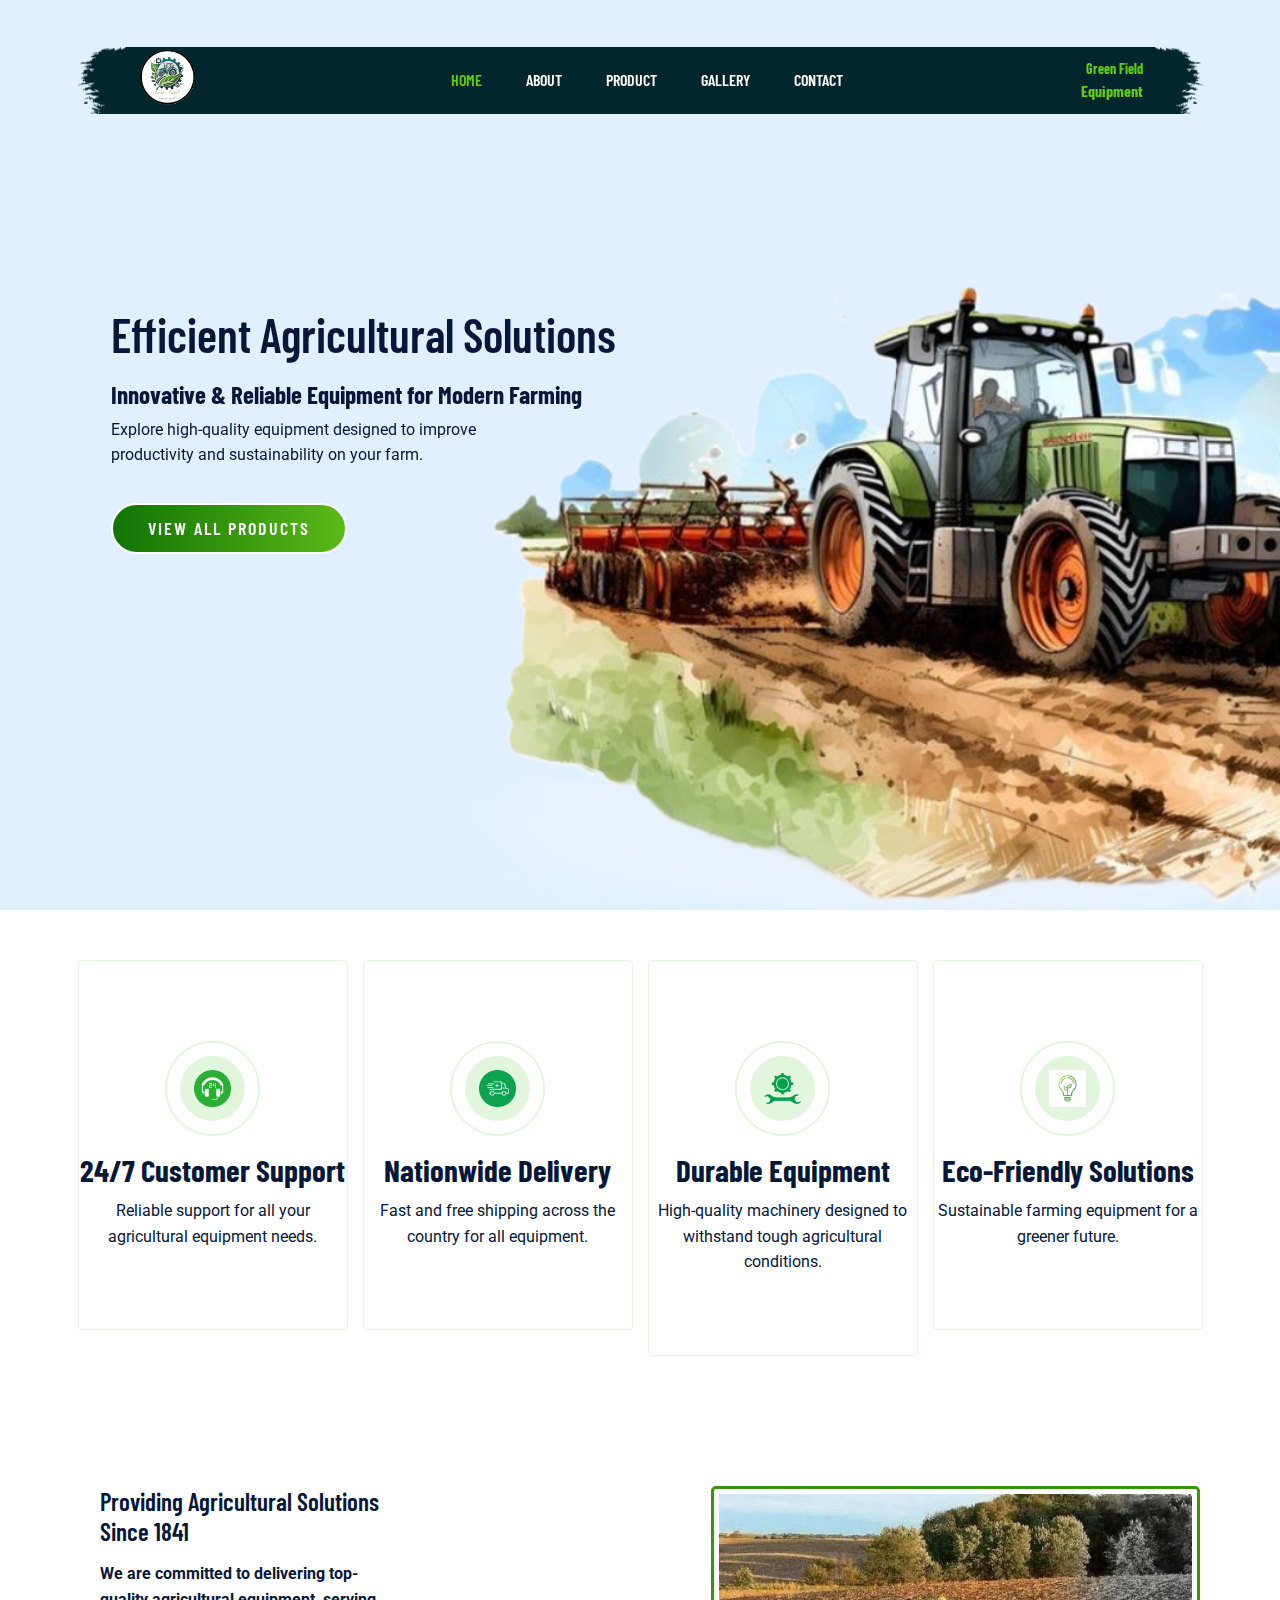
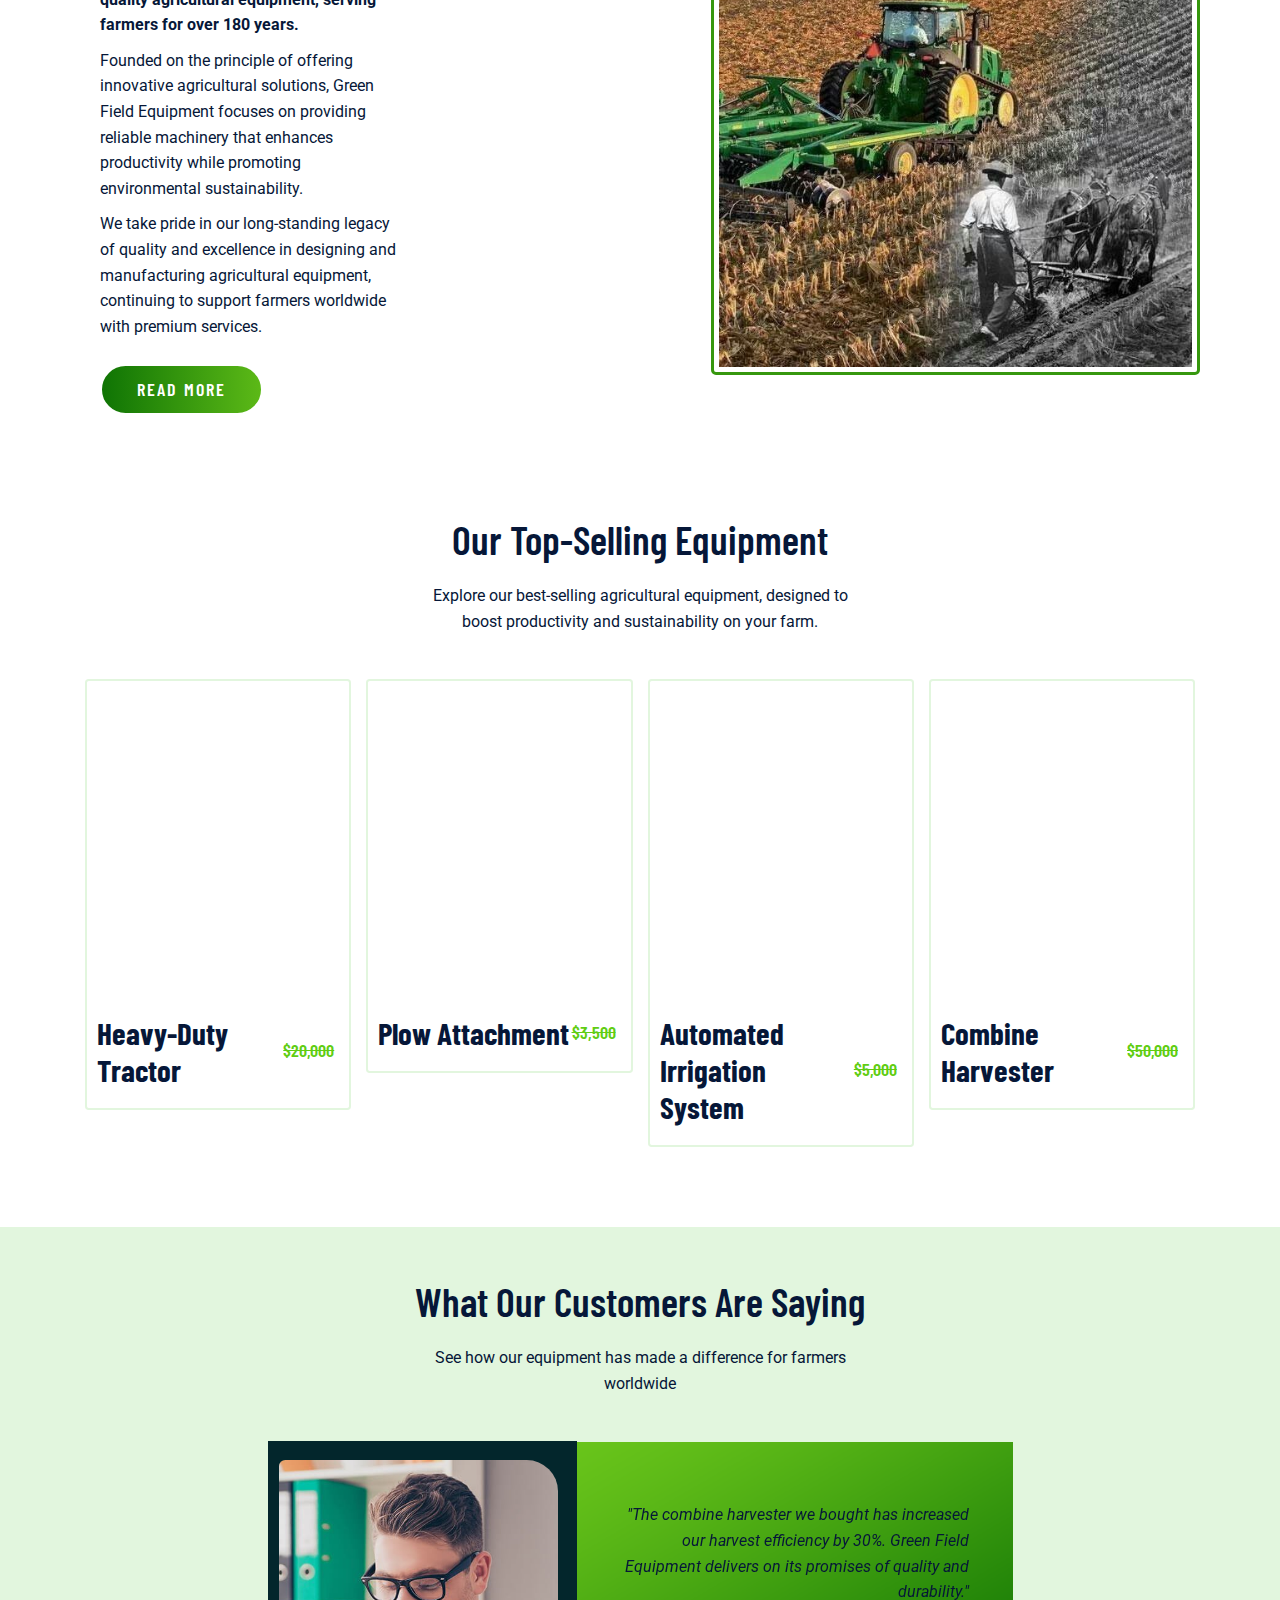
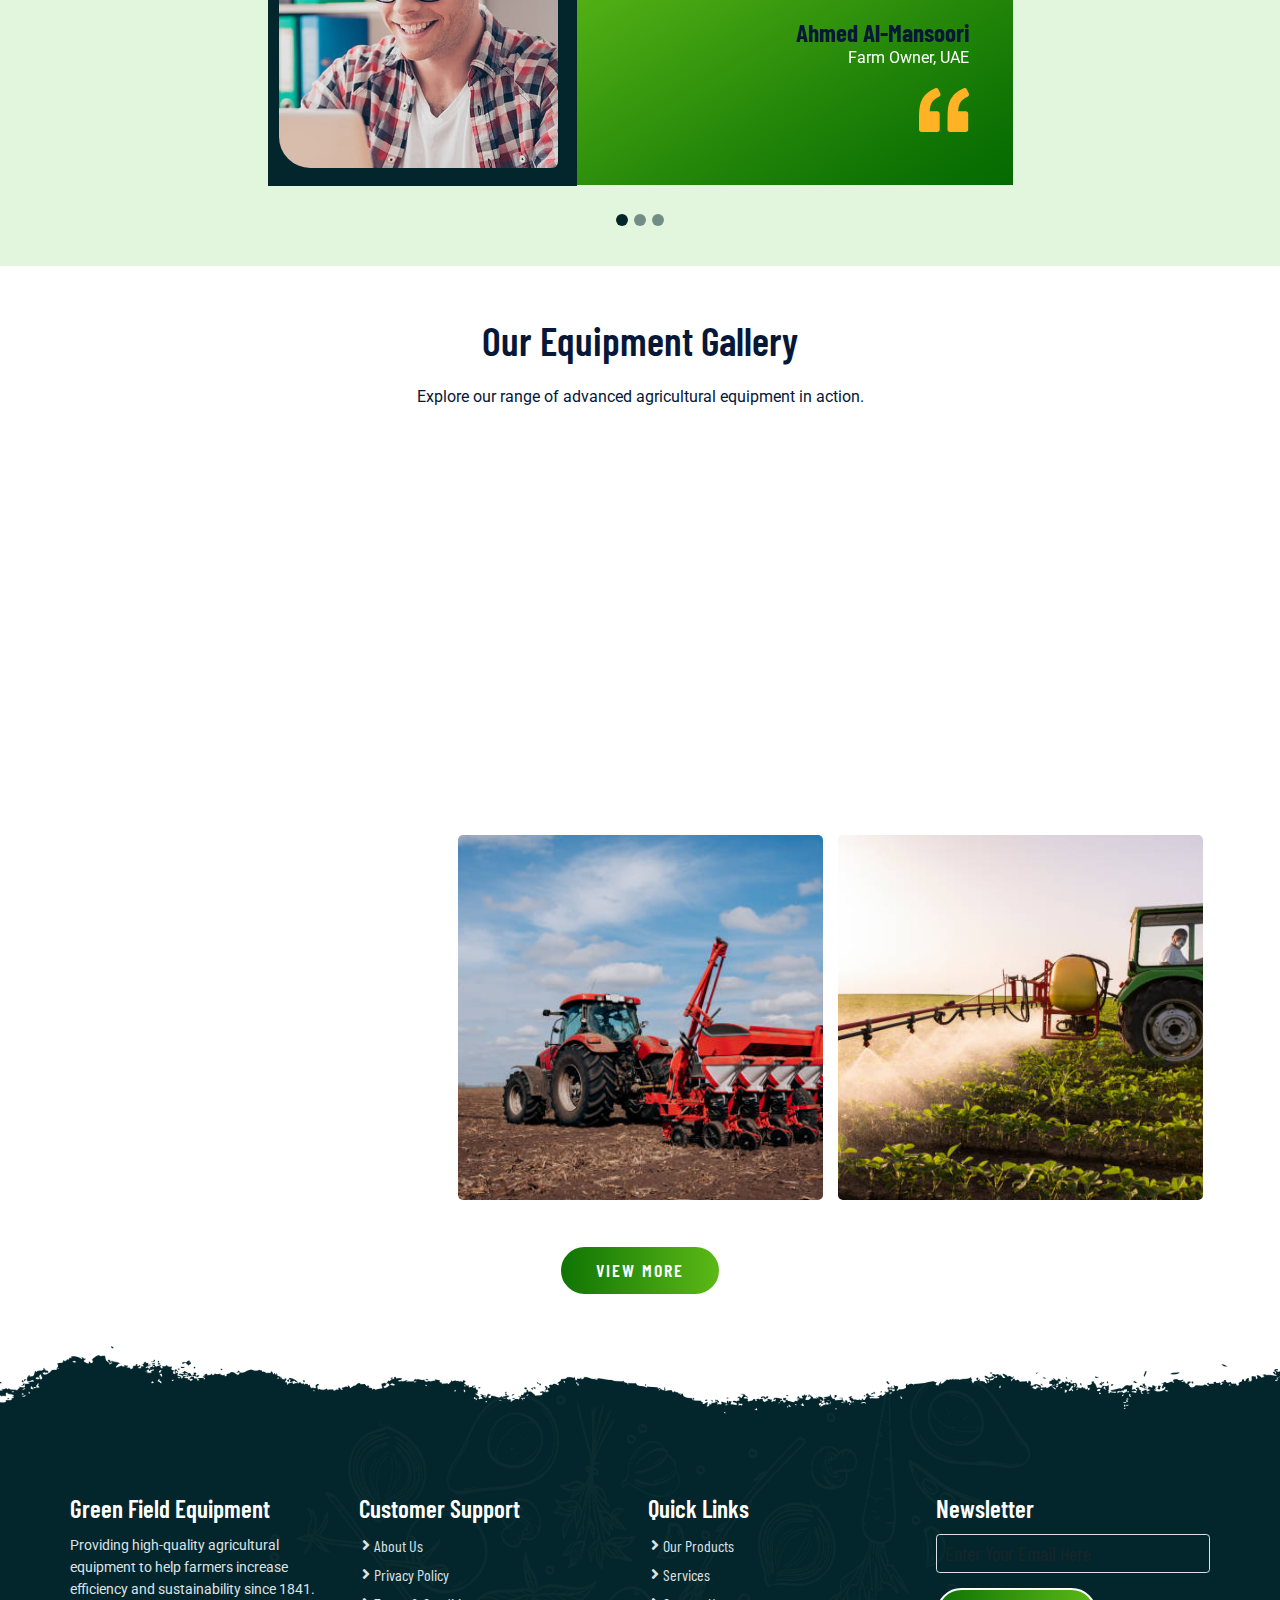
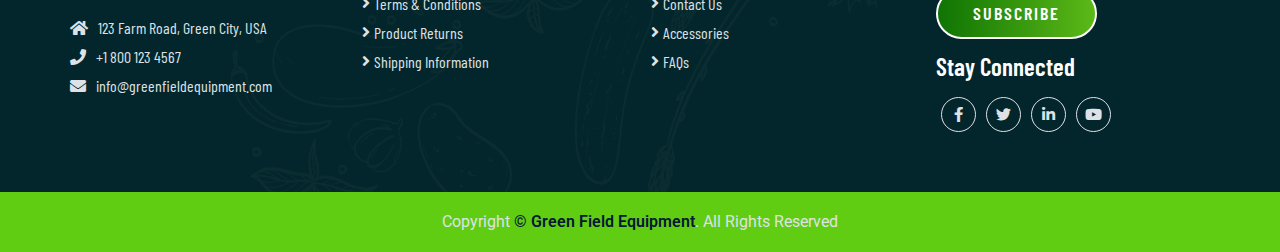
<file: index.html>
<!DOCTYPE html>
<html lang="en">

<head>
    <meta charset="UTF-8">
    <meta http-equiv="X-UA-Compatible" content="IE=edge">
    <meta name="viewport" content="width=device-width, initial-scale=1.0">
    <title>Green Field Equipment</title>
    <link rel="icon" href="./images/logo1.png" type="image/png" />
    <!-- Lightbox Pupup -->
    <link rel="stylesheet" href="css/lightbox.css">

    <!-- Bootstrap 5 CDN -->
    <link href="https://cdn.jsdelivr.net/npm/bootstrap@5.1.3/dist/css/bootstrap.min.css" rel="stylesheet">

    <!-- Font Awesome 5 CDN -->
    <link rel="stylesheet" href="https://cdnjs.cloudflare.com/ajax/libs/font-awesome/5.15.4/css/all.min.css" />

    <!-- Style CSS -->
    <link rel="stylesheet" href="css/style.css">
   
</head>

<body>
    <!-- Navbar Section Start -->
    <header id="full_nav">
        <div class="header">
            <div class="container">
                <nav class="navbar navbar-expand-lg">
                    <a class="navbar-brand" href="index.html">
                        <img decoding="async" src="./images/logo1.png" alt="">
                    </a>
                    <button class="navbar-toggler" type="button" data-bs-toggle="collapse" data-bs-target="#main-nav"
                        aria-controls="main-nav" aria-expanded="false" aria-label="Toggle navigation">
                        <!-- <span class="navbar-toggler-icon"></span> -->
                        <i class="fas fa-stream navbar-toggler-icon"></i>
                    </button>

                    <div class="collapse navbar-collapse" id="main-nav">
                        <ul class="navbar-nav mx-auto">
                            <li class="nav-item">
                                <a class="nav-link active" href="#">Home</a>
                            </li>

                            <li class="nav-item">
                                <a class="nav-link" href="about.html">About</a>
                            </li>

                            <li class="nav-item">
                                <a class="nav-link" href="product.html">Product</a>
                            </li>

                            <li class="nav-item">
                                <a class="nav-link" href="gallery.html">Gallery</a>
                            </li>
                            <li class="nav-item">
                                <a class="nav-link" href="contact.html">Contact</a>
                            </li>
                        </ul>

                        <div class="header_right">
                            <div class="text-lg-end">
                                <span>Green Field</span>
                                <span class="phone_no">Equipment</span>
                            </div>
                        </div>
                    </div>
                </nav>
            </div>
        </div>
    </header>
    <!-- Navbar Section Exit -->

    <!-- banner Section start -->
    <section class="banner_section">
        <div class="container">
            <div id="banner-carousel" class="carousel carousel-dark slide" data-bs-ride="carousel">
                <div class="carousel-inner">
                    <div class="carousel-item active">
                        <div class="carousel-caption">
                            <div class="banner-content">
                                <h2>Efficient Agricultural Solutions</h2>
                                <h4>Innovative & Reliable Equipment for Modern Farming</h4>
                                <p>Explore high-quality equipment designed to improve productivity and sustainability on your farm.</p>
                                <a href="product.html" class="btn main-btn">VIEW ALL PRODUCTS</a>
                            </div>
                        </div>
                    </div>
                    <div class="carousel-item">
                        <div class="carousel-caption">
                            <div class="banner-content">
                                <h2>Advanced Farming Technology</h2>
                                <h4>Boost Your Yield with Green Field Equipment</h4>
                                <p>Discover the latest in agricultural machinery, engineered for performance and durability.</p>
                                <a href="product.html" class="btn main-btn">VIEW ALL PRODUCTS</a>
                            </div>
                        </div>
                    </div>
                </div>
            </div>
        </div>
    </section>
    <!-- banner section exit -->

    <!-- Features Section start -->
    <!-- Features Section start -->
<section class="feature_section">
    <div class="container">
        <div class="row">
            <div class="col-6 col-lg-3 mb-5">
                <div class="card features-box">
                    <div class="text-center">
                        <div class="features-icon-border">
                            <div class="features-icon">
                                <img decoding="async" src="./images/feature-icon/custom support.png" alt="Customer Support Icon">
                            </div>
                        </div>
                        <div class="features-text">
                            <h3>24/7 Customer Support</h3>
                            <p>Reliable support for all your agricultural equipment needs.</p>
                        </div>
                    </div>
                </div>
            </div>
            <div class="col-6 col-lg-3 mb-5">
                <div class="card features-box">
                    <div class="text-center">
                        <div class="features-icon-border">
                            <div class="features-icon">
                                <img decoding="async" src="./images/feature-icon/Nationwide Delivery.png" alt="Free Shipping Icon">
                            </div>
                        </div>
                        <div class="features-text">
                            <h3>Nationwide Delivery</h3>
                            <p>Fast and free shipping across the country for all equipment.</p>
                        </div>
                    </div>
                </div>
            </div>
            <div class="col-6 col-lg-3 mb-5">
                <div class="card features-box">
                    <div class="text-center">
                        <div class="features-icon-border">
                            <div class="features-icon">
                                <img decoding="async" src="./images/feature-icon/Durable Equipment.png" alt="Durable Machinery Icon">
                            </div>
                        </div>
                        <div class="features-text">
                            <h3>Durable Equipment</h3>
                            <p>High-quality machinery designed to withstand tough agricultural conditions.</p>
                        </div>
                    </div>
                </div>
            </div>
            <div class="col-6 col-lg-3 mb-5">
                <div class="card features-box">
                    <div class="text-center">
                        <div class="features-icon-border">
                            <div class="features-icon">
                                <img decoding="async" src="./images/feature-icon/Eco-Friendly Solutions.jpg" alt="Eco-friendly Icon">
                            </div>
                        </div>
                        <div class="features-text">
                            <h3>Eco-Friendly Solutions</h3>
                            <p>Sustainable farming equipment for a greener future.</p>
                        </div>
                    </div>
                </div>
            </div>
        </div>
    </div>
</section>
<!-- Features Section Exit -->
    <!-- Features Section Exit -->
<!-- About Section start -->
<section class="landing_about_section">
    <div class="content">
        <div class="row align-items-center">
            <div class="col-xl-6 col-lg-6 col-sm-8">
                <div class="about-content">
                    <h2>Providing Agricultural Solutions Since 1841</h2>
                    <div class="about-details">
                        <p class="fw-bold">We are committed to delivering top-quality agricultural equipment, serving farmers for over 180 years.</p>
                        <p>Founded on the principle of offering innovative agricultural solutions, Green Field Equipment focuses on providing reliable machinery that enhances productivity while promoting environmental sustainability.</p>
                        <p>We take pride in our long-standing legacy of quality and excellence in designing and manufacturing agricultural equipment, continuing to support farmers worldwide with premium services.</p>

                        <a href="about.html" class="btn main-btn">Read More</a>
                    </div>
                </div>
            </div>
        </div>
    </div>
    <div class="image-container">
        <img src="./images/about/about1.jpg" alt="About Image">
    </div>
</section>
<!-- About Section Exit -->

<!--Product Section start -->
<section class="landing_product_section">
    <div class="container">
        <div class="row justify-content-center">
            <div class="col-12 text-center pb-5">
                <h2 class="section-title">Our Top-Selling Equipment</h2>
                <p class="section-subtitle">Explore our best-selling agricultural equipment, designed to boost productivity and sustainability on your farm.</p>
            </div>
        </div>

        <div class="row mx-0">
            <div class="col-lg-3 col-sm-6 mb-5">
                <div class="card product-card">
                    <div class="product-img">
                        <img decoding="async" src="./images/products/tractor.png" class="img-fluid" alt="Tractor" />
                    </div>
                    <div class="d-flex align-items-center justify-content-between">
                        <h3>Heavy-Duty Tractor</h3>
                        <span>$20,000</span>
                    </div>
                    <div class="product-detail">
                        <a href="product.html" class="btn main-btn">View Product</a>
                    </div>
                </div>
            </div>
            <div class="col-lg-3 col-sm-6 mb-5">
                <div class="card product-card">
                    <div class="product-img">
                        <img decoding="async" src="./images/products/plow.jpg" class="img-fluid" alt="Plow" />
                    </div>
                    <div class="d-flex align-items-center justify-content-between">
                        <h3>Plow Attachment</h3>
                        <span>$3,500</span>
                    </div>
                    <div class="product-detail">
                        <a href="product.html" class="btn main-btn">View Product</a>
                    </div>
                </div>
            </div>
            <div class="col-lg-3 col-sm-6 mb-5">
                <div class="card product-card">
                    <div class="product-img">
                        <img decoding="async" src="./images/products/irrigation-system.jpg" class="img-fluid" alt="Irrigation System" />
                    </div>
                    <div class="d-flex align-items-center justify-content-between">
                        <h3>Automated Irrigation System</h3>
                        <span>$5,000</span>
                    </div>
                    <div class="product-detail">
                        <a href="product.html" class="btn main-btn">View Product</a>
                    </div>
                </div>
            </div>
            <div class="col-lg-3 col-sm-6 mb-5">
                <div class="card product-card">
                    <div class="product-img">
                        <img decoding="async" src="./images/products/harvester.jpg" class="img-fluid" alt="Harvester" />
                    </div>
                    <div class="d-flex align-items-center justify-content-between">
                        <h3>Combine Harvester</h3>
                        <span>$50,000</span>
                    </div>
                    <div class="product-detail">
                        <a href="product.html" class="btn main-btn">View Product</a>
                    </div>
                </div>
            </div>
        </div>

    </div>
</section>
<!--Product Section Exit -->


   

    <!-- testimonial Section start -->
    <section class="testimonial_section">
        <div class="container">
            <div class="row pb-5">
                <div class="col-12 text-center">
                    <h2 class="section-title">What Our Customers Are Saying</h2>
                    <p class="section-subtitle">See how our equipment has made a difference for farmers worldwide</p>
                </div>
            </div>
            <div class="row justify-content-center">
                <div class="col-xl-8 col-md-10">
                    <div id="testimonial-slider" class="carousel slide" data-bs-ride="carousel">
                        <div class="carousel-indicators">
                            <button data-bs-target="#testimonial-slider" data-bs-slide-to="0" class="active"
                                aria-current="true" aria-label="Slide 1"></button>
                            <button data-bs-target="#testimonial-slider" data-bs-slide-to="1"
                                aria-label="Slide 2"></button>
                            <button data-bs-target="#testimonial-slider" data-bs-slide-to="2"
                                aria-label="Slide 3"></button>
                        </div>
                        <div class="carousel-inner">
                            <div class="carousel-item active">
                                <div class="d-sm-flex row">
                                    <div class="profile-box col-sm-5">
                                        <img decoding="async" src="./images/testimonial/author-5.jpg" class="img-fluid">
                                    </div>
                                    <div class="card  col-sm-7">
                                        <div class="desc-box">
                                            <p class="fst-italic">"The combine harvester we bought has increased our harvest efficiency by 30%. 
                                                Green Field Equipment delivers on its promises of quality and durability."</p>
                                            <div class="my-4">
                                                <h4>Ahmed Al-Mansoori</h4>
                                                <p class="m-0 text-white">Farm Owner, UAE</p>
                                            </div>
                                            <img decoding="async" src="./images/testimonial/qoutes.svg" class="float-end">
                                        </div>
                                    </div>
                                </div>
                            </div>
                            <div class="carousel-item">
                                <div class="d-sm-flex row">
                                    <div class="profile-box col-sm-5">
                                        <img decoding="async" src="./images/testimonial/author-1.jpg" class="img-fluid">
                                    </div>
                                    <div class="card  col-sm-7">
                                        <div class="desc-box">
                                            <p class="fst-italic">"The heavy-duty tractor from Green Field Equipment 
                                                has revolutionized the way we work on our farm. 
                                                It's reliable, efficient, and gets the job done every time."</p>
                                            <div class="my-4">
                                                <h4>John Doe</h4>
                                                <p class="m-0 text-white">Farmer, USA</p>
                                            </div>
                                            <img decoding="async" src="./images/testimonial/qoutes.svg" class="float-end">
                                        </div>
                                    </div>
                                </div>
                            </div>
                            <div class="carousel-item">
                                <div class="d-sm-flex row">
                                    <div class="profile-box col-sm-5">
                                        <img decoding="async" src="./images/testimonial/tes.webp" class="img-fluid">
                                    </div>
                                    <div class="card  col-sm-7">
                                        <div class="desc-box">
                                            <p class="fst-italic">"We purchased the automated irrigation system,
                                                 and it has drastically improved water management. 
                                                 Our crops are healthier, and we’re using less water!"</p>
                                            <div class="my-4">
                                                <h4>Sarah Lee</h4>
                                                <p class="m-0 text-white">Organic Farmer, Australia</p>
                                            </div>
                                            <img decoding="async" src="./images/testimonial/qoutes.svg" class="float-end">
                                        </div>
                                    </div>
                                </div>
                            </div>
                        </div>
                    </div>

                </div>
    </section>
    <!--testimonial Section Exit -->

   <!-- Gallery Section Start-->
<section class="gallery_section">
    <div class="container">
        <div class="row">
            <div class="col-12 text-center pb-5">
                <h2 class="section-title">Our Equipment Gallery</h2>
                <p class="section-subtitle">Explore our range of advanced agricultural equipment in action.</p>
            </div>
            <div class="col-sm-6 col-lg-4 mb-4">
                <a href="images/gallery/tractor-field.jpg" data-lightbox="image" data-title="Tractor in Field">
                    <img decoding="async" src="images/gallery/tractor-field.jpg" class="img-fluid rounded-3" alt="Tractor in Field">
                </a>
            </div>
            <div class="col-sm-6 col-lg-4 mb-4">
                <a href="images/gallery/plow-attachment.jpg" data-lightbox="image" data-title="Plow Attachment">
                    <img decoding="async" src="images/gallery/plow-attachment.jpg" class="img-fluid rounded-3" alt="Plow Attachment">
                </a>
            </div>
            <div class="col-sm-6 col-lg-4 mb-4">
                <a href="images/gallery/irrigation.jpg" data-lightbox="image" data-title="Irrigation System">
                    <img decoding="async" src="images/gallery/irrigation.jpg" class="img-fluid rounded-3" alt="Irrigation System">
                </a>
            </div>
            <div class="col-sm-6 col-lg-4 mb-4">
                <a href="images/gallery/harvester.jpg" data-lightbox="image" data-title="Combine Harvester">
                    <img decoding="async" src="images/gallery/harvester.jpg" class="img-fluid rounded-3" alt="Combine Harvester">
                </a>
            </div>
            <div class="col-sm-6 col-lg-4 mb-4">
                <a href="images/gallery/seeder.jpg" data-lightbox="image" data-title="Seeder Machine">
                    <img decoding="async" src="images/gallery/seed-drilling.jpg" class="img-fluid rounded-3" alt="Seeder Machine">
                </a>
            </div>
            <div class="col-sm-6 col-lg-4 mb-4">
                <a href="images/gallery/crop-sprayer.jpg" data-lightbox="image" data-title="Crop Sprayer">
                    <img decoding="async" src="images/gallery/crop-sprayer.jpg" class="img-fluid rounded-3" alt="Crop Sprayer">
                </a>
            </div>

            <div class="col-sm-12 text-center mt-4">
                <a href="gallery.html" class="btn main-btn">View More</a>
            </div>
        </div>
    </div>
</section>
<!-- Gallery Section Exit -->

   <!-- Footer section Start-->
<section class="footer_wrapper mt-3 mt-md-0">
    <div class="container px-5 px-lg-0">
        <div class="row">
            <div class="col-lg-3 col-sm-6 mb-5 mb-lg-0">
                <h5>Green Field Equipment</h5>
                <p class="mb-4 ps-0 company_details">Providing high-quality agricultural equipment to help farmers increase efficiency and sustainability since 1841.</p>
                <div class="contact-info">
                    <ul class="list-unstyled">
                        <li><a href="#"><i class="fa fa-home me-3"></i>123 Farm Road, Green City, USA</a></li>
                        <li><a href="#"><i class="fa fa-phone me-3"></i>+1 800 123 4567</a></li>
                        <li><a href="#"><i class="fa fa-envelope me-3"></i>info@greenfieldequipment.com</a></li>
                    </ul>
                </div>
            </div>
            <div class="col-lg-3 col-sm-6 mb-5 mb-lg-0">
                <h5>Customer Support</h5>
                <ul class="link-widget p-0">
                    <li><a href="#">About Us</a></li>
                    <li><a href="#">Privacy Policy</a></li>
                    <li><a href="#">Terms & Conditions</a></li>
                    <li><a href="#">Product Returns</a></li>
                    <li><a href="#">Shipping Information</a></li>
                </ul>
            </div>
            <div class="col-lg-3 col-sm-6 mb-5 mb-lg-0">
                <h5>Quick Links</h5>
                <ul class="link-widget p-0">
                    <li><a href="#">Our Products</a></li>
                    <li><a href="#">Services</a></li>
                    <li><a href="#">Contact Us</a></li>
                    <li><a href="#">Accessories</a></li>
                    <li><a href="#">FAQs</a></li>
                </ul>
            </div>
            <div class="col-lg-3 col-sm-6 mb-5 mb-lg-0">
                <h5>Newsletter</h5>
                <div class="form-group mb-4">
                    <input type="email" class="form-control bg-transparent" placeholder="Enter Your Email Here">
                    <button type="submit" class="btn main-btn">Subscribe</button>
                </div>
                <h5>Stay Connected</h5>
                <ul class="social-network d-flex align-items-center p-0">
                    <li><a href="#"><i class="fab fa-facebook-f"></i></a></li>
                    <li><a href="#"><i class="fab fa-twitter"></i></a></li>
                    <li><a href="#"><i class="fab fa-linkedin-in"></i></a></li>
                    <li><a href="#"><i class="fab fa-youtube"></i></a></li>
                </ul>
            </div>
        </div>
    </div>
    <div class="container-fluid copyright-section">
        <p>Copyright <a href="#">© Green Field Equipment</a>. All Rights Reserved</p>
    </div>
</section>
<!-- Footer Section Exit  -->

    <!-- jQuery CDN -->
    <script src="https://code.jquery.com/jquery-3.6.0.min.js"></script>

    <!-- Lightbox Pupup -->
    <script src="js/lightbox.js"></script>

    <!-- Bootstrap 5 CDN -->
    <script src="https://cdn.jsdelivr.net/npm/@popperjs/core@2.10.2/dist/umd/popper.min.js"></script>
    <script src="https://cdn.jsdelivr.net/npm/bootstrap@5.1.3/dist/js/bootstrap.min.js"></script>

    <!-- Custom JS -->
    <script src="js/main.js"></script>
</body>

</html>
</file>
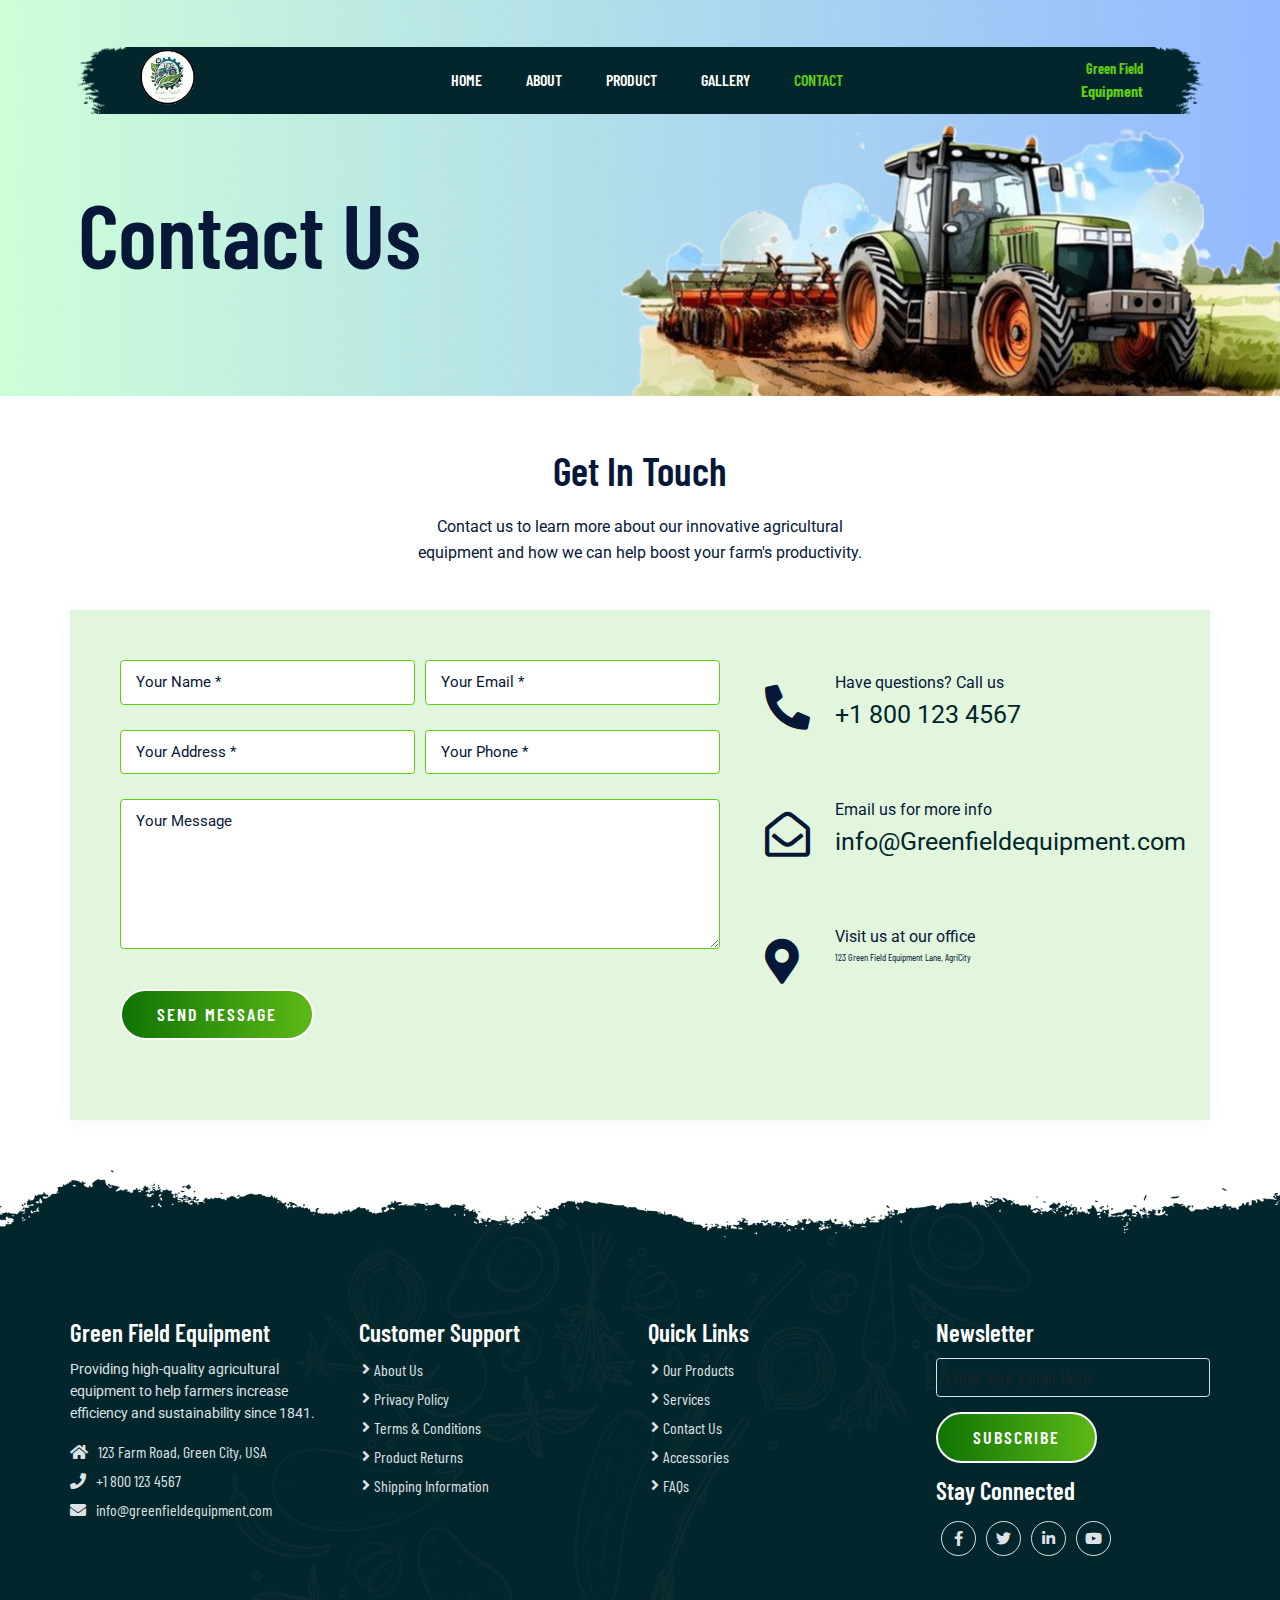
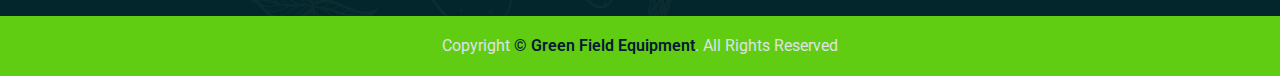
<file: Contact.html>
<!--Contact Page Design-->
<!DOCTYPE html>
<html lang="en">

<head>
    <meta charset="UTF-8">
    <meta http-equiv="X-UA-Compatible" content="IE=edge">
    <meta name="viewport" content="width=device-width, initial-scale=1.0">
    <title>Green Field Equipment</title>
    <link rel="icon" href="./images/logo1.png" type="image/png" />
    <!-- Bootstrap 5 CDN -->
    <link href="https://cdn.jsdelivr.net/npm/bootstrap@5.1.3/dist/css/bootstrap.min.css" rel="stylesheet">

    <!-- Font Awesome 5 CDN -->
    <link rel="stylesheet" href="https://cdnjs.cloudflare.com/ajax/libs/font-awesome/5.15.4/css/all.min.css" />

    <!-- Style CSS -->
    <link rel="stylesheet" href="css/style.css">
   
</head>

<body class="contact">
    <!-- Navbar Section Start -->
    <header id="full_nav">
        <div class="header">
            <div class="container">
                <nav class="navbar navbar-expand-lg">
                    <a class="navbar-brand" href="index.html">
                        <img decoding="async" src="./images/logo1.png" alt="">
                    </a>
                    <button class="navbar-toggler" type="button" data-bs-toggle="collapse" data-bs-target="#main-nav"
                        aria-controls="main-nav" aria-expanded="false" aria-label="Toggle navigation">
                        <!-- <span class="navbar-toggler-icon"></span> -->
                        <i class="fas fa-stream navbar-toggler-icon"></i>
                    </button>

                    <div class="collapse navbar-collapse" id="main-nav">
                        <ul class="navbar-nav mx-auto">
                            <li class="nav-item">
                                <a class="nav-link " href="index.html">Home</a>
                            </li>

                            <li class="nav-item">
                                <a class="nav-link" href="about.html">About</a>
                            </li>

                            <li class="nav-item">
                                <a class="nav-link" href="product.html">Product</a>
                            </li>

                            <li class="nav-item">
                                <a class="nav-link" href="gallery.html">Gallery</a>
                            </li>
                            <li class="nav-item">
                                <a class="nav-link active" href="#">Contact</a>
                            </li>
                        </ul>

                        <div class="header_right">
                            <div class="text-lg-end">
                                <span>Green Field</span>
                                <span class="phone_no">Equipment</span>
                            </div>
                        </div>
                    </div>
                </nav>
            </div>
        </div>
    </header>
    <!-- Navbar Section Exit -->

    <!-- banner Section start -->
    <section class="banner_section">
        <div class="container">
            <div class="banner-content">
                <h1>Contact Us</h1>
            </div>
        </div>
    </section>
    <!-- banner section exit -->

  <!--Contact Section Start-->
<section class="contact_section">
    <div class="container">
        <div class="row justify-content-center">
            <div class="col-12 text-center pb-5">
                <h2 class="section-title">Get In Touch</h2>
                <p class="section-subtitle">Contact us to learn more about our innovative agricultural equipment
                     and how we can help boost your farm's productivity.</p>
            </div>
            <div class="col-12 contact-form">
                <div class="row">
                    <div class="col-lg-7 mb-5">
                        <form class="row g-3" action="https://formspree.io/f/mqakappd" method="POST">
                            <div class="col-md-6 mb-4">
                                <input type="text" name="name" class="form-control" placeholder="Your Name *" required="">
                            </div>
                            <div class="col-md-6 mb-4">
                                <input type="email" name="email" class="form-control" placeholder="Your Email *" required="">
                            </div>
                            <div class="col-md-6 mb-4">
                                <input type="text" name="address" class="form-control" placeholder="Your Address *" required="">
                            </div>
                            <div class="col-md-6 mb-4">
                                <input type="number" name="phone" class="form-control" placeholder="Your Phone *" required="">
                            </div>
                            <div class="col-12 mb-4">
                                <textarea name="message" class="form-control" placeholder="Your Message" required=""></textarea>
                            </div>
                            <div class="col-12">
                                <button type="submit" class="btn main-btn">Send Message</button>
                            </div>
                        </form>
                    </div>
                    <div class="col-lg-5 mb-5">
                        <div class="content-box ms-sm-5">
                            <ul class="info-box clearfix">
                                <li>
                                    <i class="fas fa-phone-alt"></i>
                                    <p>Have questions? Call us</p>
                                    <div>
                                        <a href="tel:+1 800 123 4567">+1 800 123 4567</a>
                                    </div>
                                </li>
                                <li>
                                    <i class="far fa-envelope-open"></i>
                                    <p>Email us for more info</p>
                                    <div>
                                        <a href="mailto:info@example.com">info@Greenfieldequipment.com</a>
                                    </div>
                                </li>
                                <li>
                                    <i class="fas fa-map-marker-alt"></i>
                                    <p>Visit us at our office</p>
                                    <div>
                                        <span>123 Green Field Equipment Lane, AgriCity</span>
                                    </div>
                                </li>
                            </ul>
                        </div>
                    </div>
                </div>
            </div>
        </div>
    </div>
</section>
<!--Contact Section Exit -->

    <!-- Footer section Start-->
<section class="footer_wrapper mt-3 mt-md-0">
    <div class="container px-5 px-lg-0">
        <div class="row">
            <div class="col-lg-3 col-sm-6 mb-5 mb-lg-0">
                <h5>Green Field Equipment</h5>
                <p class="mb-4 ps-0 company_details">Providing high-quality agricultural equipment to help farmers increase efficiency and sustainability since 1841.</p>
                <div class="contact-info">
                    <ul class="list-unstyled">
                        <li><a href="#"><i class="fa fa-home me-3"></i>123 Farm Road, Green City, USA</a></li>
                        <li><a href="#"><i class="fa fa-phone me-3"></i>+1 800 123 4567</a></li>
                        <li><a href="#"><i class="fa fa-envelope me-3"></i>info@greenfieldequipment.com</a></li>
                    </ul>
                </div>
            </div>
            <div class="col-lg-3 col-sm-6 mb-5 mb-lg-0">
                <h5>Customer Support</h5>
                <ul class="link-widget p-0">
                    <li><a href="#">About Us</a></li>
                    <li><a href="#">Privacy Policy</a></li>
                    <li><a href="#">Terms & Conditions</a></li>
                    <li><a href="#">Product Returns</a></li>
                    <li><a href="#">Shipping Information</a></li>
                </ul>
            </div>
            <div class="col-lg-3 col-sm-6 mb-5 mb-lg-0">
                <h5>Quick Links</h5>
                <ul class="link-widget p-0">
                    <li><a href="#">Our Products</a></li>
                    <li><a href="#">Services</a></li>
                    <li><a href="#">Contact Us</a></li>
                    <li><a href="#">Accessories</a></li>
                    <li><a href="#">FAQs</a></li>
                </ul>
            </div>
            <div class="col-lg-3 col-sm-6 mb-5 mb-lg-0">
                <h5>Newsletter</h5>
                <div class="form-group mb-4">
                    <input type="email" class="form-control bg-transparent" placeholder="Enter Your Email Here">
                    <button type="submit" class="btn main-btn">Subscribe</button>
                </div>
                <h5>Stay Connected</h5>
                <ul class="social-network d-flex align-items-center p-0">
                    <li><a href="#"><i class="fab fa-facebook-f"></i></a></li>
                    <li><a href="#"><i class="fab fa-twitter"></i></a></li>
                    <li><a href="#"><i class="fab fa-linkedin-in"></i></a></li>
                    <li><a href="#"><i class="fab fa-youtube"></i></a></li>
                </ul>
            </div>
        </div>
    </div>
    <div class="container-fluid copyright-section">
        <p>Copyright <a href="#">© Green Field Equipment</a>. All Rights Reserved</p>
    </div>
</section>
<!-- Footer Section Exit  -->

    <!-- Bootstrap 5 CDN -->
    <script src="https://cdn.jsdelivr.net/npm/@popperjs/core@2.10.2/dist/umd/popper.min.js"></script>
    <script src="https://cdn.jsdelivr.net/npm/bootstrap@5.1.3/dist/js/bootstrap.min.js"></script>

    <!-- Custom JS -->
    <script src="js/main.js"></script>
</body>

</html>
</file>
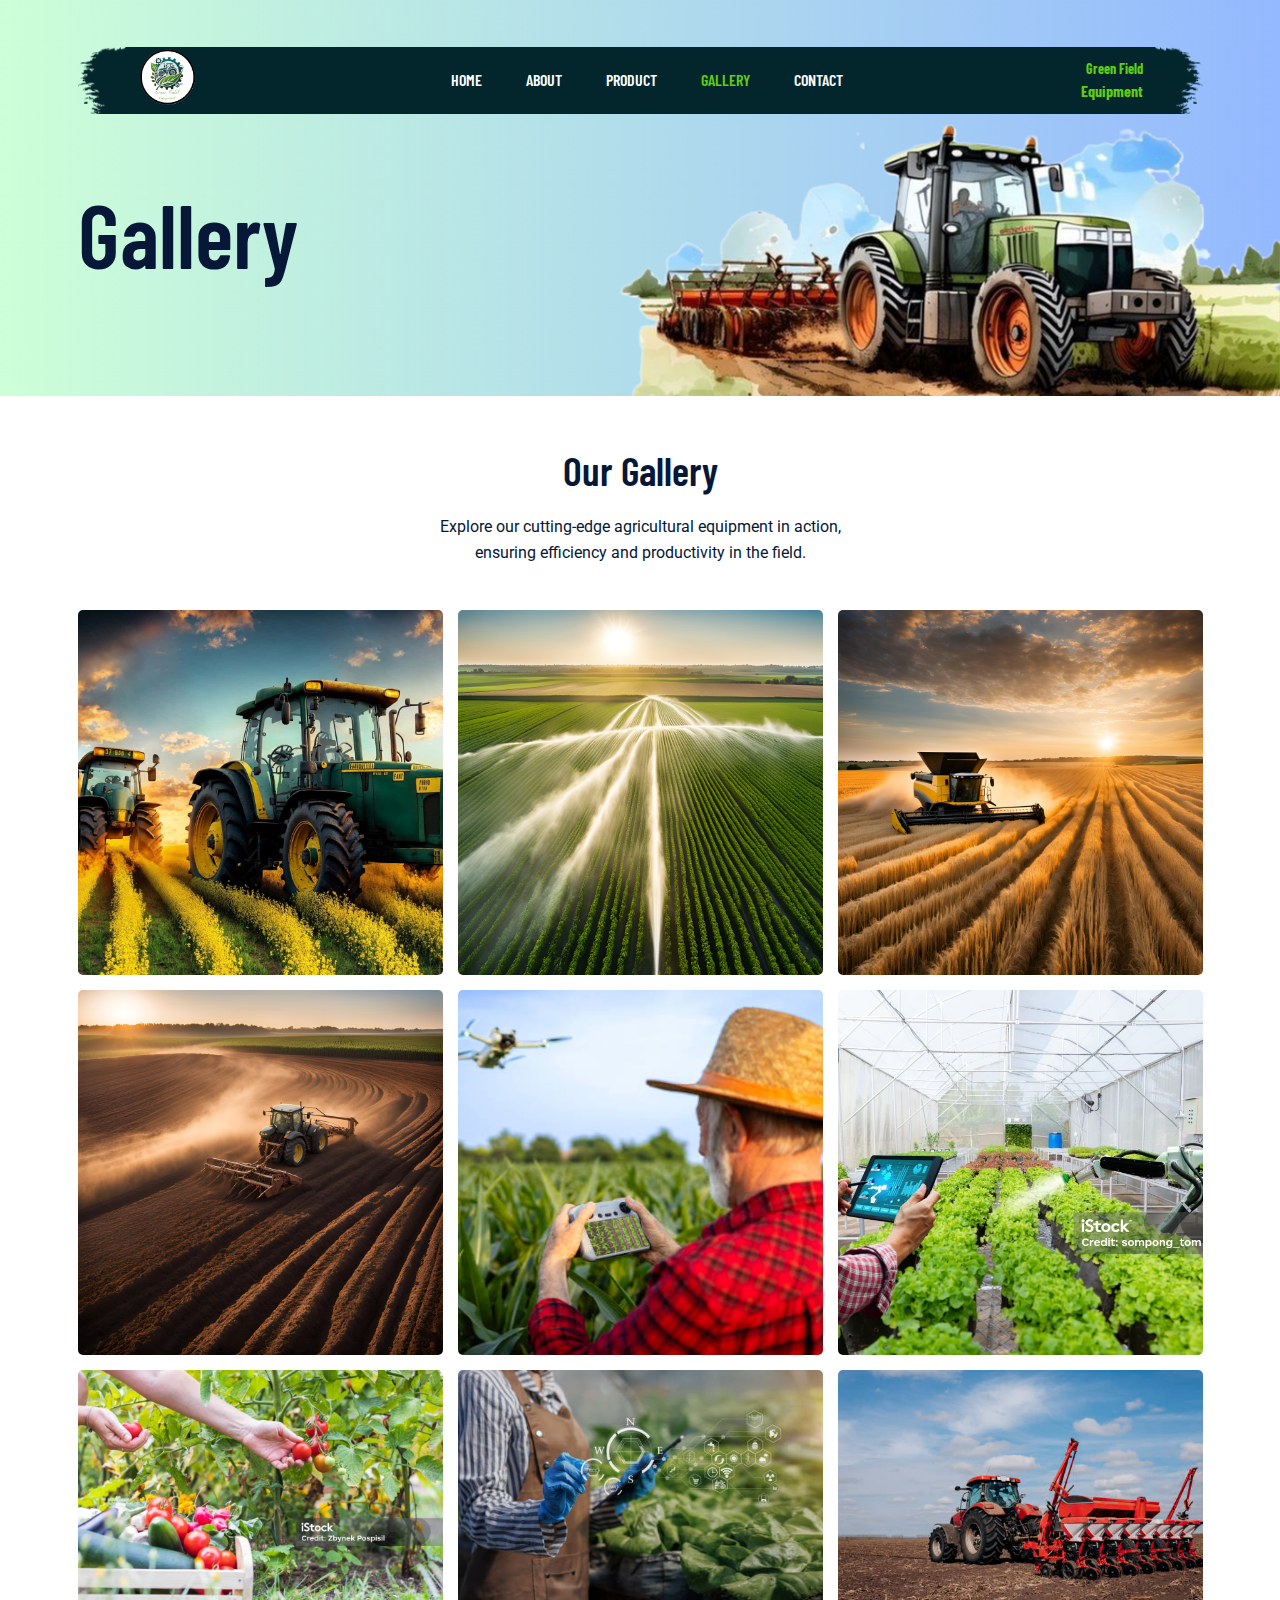
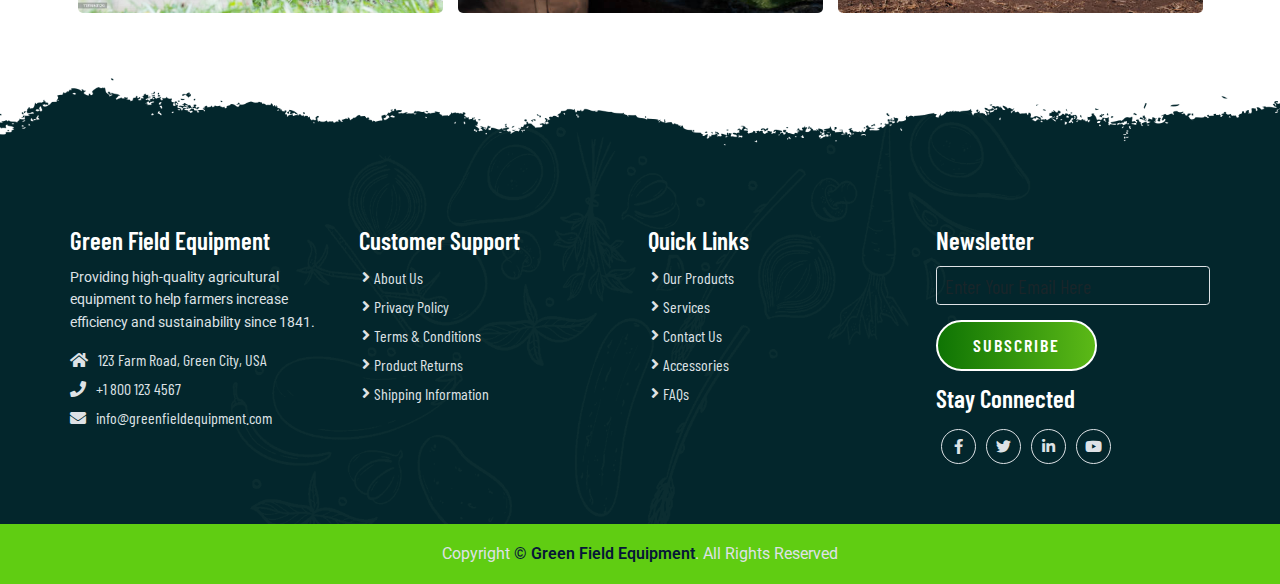
<file: Gallery.html>
<!--Gallery Page Design-->
<!DOCTYPE html>
<html lang="en">

<head>
    <meta charset="UTF-8">
    <meta http-equiv="X-UA-Compatible" content="IE=edge">
    <meta name="viewport" content="width=device-width, initial-scale=1.0">
    <title>Green Field Equipment</title>
    <link rel="icon" href="./images/logo1.png" type="image/png" />

    <!-- Lightbox Pupup -->
    <link rel="stylesheet" href="css/lightbox.css">

    <!-- Bootstrap 5 CDN -->
    <link href="https://cdn.jsdelivr.net/npm/bootstrap@5.1.3/dist/css/bootstrap.min.css" rel="stylesheet">

    <!-- Font Awesome 5 CDN -->
    <link rel="stylesheet" href="https://cdnjs.cloudflare.com/ajax/libs/font-awesome/5.15.4/css/all.min.css" />

    <!-- Style CSS -->
    <link rel="stylesheet" href="css/style.css">
  
</head>

<body class="gallery">
    <!-- Navbar Section Start -->
    <header id="full_nav">
        <div class="header">
            <div class="container">
                <nav class="navbar navbar-expand-lg">
                    <a class="navbar-brand" href="index.html">
                        <img decoding="async" src="./images/logo1.png" alt="">
                    </a>
                    <button class="navbar-toggler" type="button" data-bs-toggle="collapse" data-bs-target="#main-nav"
                        aria-controls="main-nav" aria-expanded="false" aria-label="Toggle navigation">
                        <!-- <span class="navbar-toggler-icon"></span> -->
                        <i class="fas fa-stream navbar-toggler-icon"></i>
                    </button>

                    <div class="collapse navbar-collapse" id="main-nav">
                        <ul class="navbar-nav mx-auto">
                            <li class="nav-item">
                                <a class="nav-link " href="index.html">Home</a>
                            </li>

                            <li class="nav-item">
                                <a class="nav-link" href="about.html">About</a>
                            </li>

                            <li class="nav-item">
                                <a class="nav-link" href="product.html">Product</a>
                            </li>

                            <li class="nav-item">
                                <a class="nav-link active" href="#">Gallery</a>
                            </li>
                            <li class="nav-item">
                                <a class="nav-link" href="contact.html">Contact</a>
                            </li>
                        </ul>

                        <div class="header_right">
                            <div class="text-lg-end">
                                <span>Green Field</span>
                                <span class="phone_no">Equipment</span>
                            </div>
                        </div>
                    </div>
                </nav>
            </div>
        </div>
    </header>
    <!-- Navbar Section Exit -->

    <!-- banner Section start -->
    <section class="banner_section">
        <div class="container">
            <div class="banner-content">
                <h1>Gallery</h1>
            </div>
        </div>
    </section>
    <!-- banner section exit -->

  <!-- Gallery Section Start-->
<section class="gallery_section">
    <div class="container">
        <div class="row">
            <div class="col-12 text-center pb-5">
                <h2 class="section-title">Our Gallery</h2>
                <p class="section-subtitle">Explore our cutting-edge agricultural equipment in action, ensuring efficiency and productivity in the field.</p>
            </div>

            <div class="col-sm-6 col-lg-4 mb-4">
                <a href="images/gallery/tractor-field.jpg" data-lightbox="image" data-title="Tractor in the Field">
                    <img decoding="async" src="images/gallery/tractor-field.jpg" class="img-fluid rounded-3" alt="Tractor in the Field">
                </a>
            </div>

            <div class="col-sm-6 col-lg-4 mb-4">
                <a href="images/gallery/irrigation-system.jpg" data-lightbox="image" data-title="Irrigation System">
                    <img decoding="async" src="images/gallery/irrigation.jpg" class="img-fluid rounded-3" alt="Irrigation System">
                </a>
            </div>

            <div class="col-sm-6 col-lg-4 mb-4">
                <a href="images/gallery/harvester.jpg" data-lightbox="image" data-title="Harvester in Action">
                    <img decoding="async" src="images/gallery/harvester.jpg" class="img-fluid rounded-3" alt="Harvester in Action">
                </a>
            </div>

            <div class="col-sm-6 col-lg-4 mb-4">
                <a href="images/gallery/plowing-machine.jpg" data-lightbox="image" data-title="Plowing Machine">
                    <img decoding="async" src="images/gallery/plowing-machine.jpg" class="img-fluid rounded-3" alt="Plowing Machine">
                </a>
            </div>

            <div class="col-sm-6 col-lg-4 mb-4">
                <a href="images/gallery/drone-monitoring.jpg" data-lightbox="image" data-title="Drone Monitoring Crops">
                    <img decoding="async" src="images/gallery/drone-monitoring.jpg" class="img-fluid rounded-3" alt="Drone Monitoring Crops">
                </a>
            </div>

            <div class="col-sm-6 col-lg-4 mb-4">
                <a href="images/gallery/greenhouse.jpg" data-lightbox="image" data-title="Modern Greenhouse">
                    <img decoding="async" src="images/gallery/greenhouse.jpg" class="img-fluid rounded-3" alt="Modern Greenhouse">
                </a>
            </div>

            <div class="col-sm-6 col-lg-4 mb-4">
                <a href="images/gallery/vegetable-farm.jpg" data-lightbox="image" data-title="Vegetable Farm">
                    <img decoding="async" src="images/gallery/vegetable-farm.jpg" class="img-fluid rounded-3" alt="Vegetable Farm">
                </a>
            </div>

            <div class="col-sm-6 col-lg-4 mb-4">
                <a href="images/gallery/smart-farming.jpg" data-lightbox="image" data-title="Smart Farming Technology">
                    <img decoding="async" src="images/gallery/smart-farming.jpg" class="img-fluid rounded-3" alt="Smart Farming Technology">
                </a>
            </div>

            <div class="col-sm-6 col-lg-4 mb-4">
                <a href="images/gallery/seed-drilling.jpg" data-lightbox="image" data-title="Seed Drilling Tractor">
                    <img decoding="async" src="images/gallery/seed-drilling.jpg" class="img-fluid rounded-3" alt="Seed Drilling Tractor">
                </a>
            </div>

        </div>
    </div>
</section>
<!-- Gallery Section Exit -->

    <!-- Footer section Start-->
<section class="footer_wrapper mt-3 mt-md-0">
    <div class="container px-5 px-lg-0">
        <div class="row">
            <div class="col-lg-3 col-sm-6 mb-5 mb-lg-0">
                <h5>Green Field Equipment</h5>
                <p class="mb-4 ps-0 company_details">Providing high-quality agricultural equipment to help farmers increase efficiency and sustainability since 1841.</p>
                <div class="contact-info">
                    <ul class="list-unstyled">
                        <li><a href="#"><i class="fa fa-home me-3"></i>123 Farm Road, Green City, USA</a></li>
                        <li><a href="#"><i class="fa fa-phone me-3"></i>+1 800 123 4567</a></li>
                        <li><a href="#"><i class="fa fa-envelope me-3"></i>info@greenfieldequipment.com</a></li>
                    </ul>
                </div>
            </div>
            <div class="col-lg-3 col-sm-6 mb-5 mb-lg-0">
                <h5>Customer Support</h5>
                <ul class="link-widget p-0">
                    <li><a href="#">About Us</a></li>
                    <li><a href="#">Privacy Policy</a></li>
                    <li><a href="#">Terms & Conditions</a></li>
                    <li><a href="#">Product Returns</a></li>
                    <li><a href="#">Shipping Information</a></li>
                </ul>
            </div>
            <div class="col-lg-3 col-sm-6 mb-5 mb-lg-0">
                <h5>Quick Links</h5>
                <ul class="link-widget p-0">
                    <li><a href="#">Our Products</a></li>
                    <li><a href="#">Services</a></li>
                    <li><a href="#">Contact Us</a></li>
                    <li><a href="#">Accessories</a></li>
                    <li><a href="#">FAQs</a></li>
                </ul>
            </div>
            <div class="col-lg-3 col-sm-6 mb-5 mb-lg-0">
                <h5>Newsletter</h5>
                <div class="form-group mb-4">
                    <input type="email" class="form-control bg-transparent" placeholder="Enter Your Email Here">
                    <button type="submit" class="btn main-btn">Subscribe</button>
                </div>
                <h5>Stay Connected</h5>
                <ul class="social-network d-flex align-items-center p-0">
                    <li><a href="#"><i class="fab fa-facebook-f"></i></a></li>
                    <li><a href="#"><i class="fab fa-twitter"></i></a></li>
                    <li><a href="#"><i class="fab fa-linkedin-in"></i></a></li>
                    <li><a href="#"><i class="fab fa-youtube"></i></a></li>
                </ul>
            </div>
        </div>
    </div>
    <div class="container-fluid copyright-section">
        <p>Copyright <a href="#">© Green Field Equipment</a>. All Rights Reserved</p>
    </div>
</section>
<!-- Footer Section Exit  -->

    <!-- jQuery CDN -->
    <script src="https://code.jquery.com/jquery-3.6.0.min.js"></script>

    <!-- Lightbox Pupup -->
    <script src="js/lightbox.js"></script>

    <!-- Bootstrap 5 CDN -->
    <script src="https://cdn.jsdelivr.net/npm/@popperjs/core@2.10.2/dist/umd/popper.min.js"></script>
    <script src="https://cdn.jsdelivr.net/npm/bootstrap@5.1.3/dist/js/bootstrap.min.js"></script>

    <!-- Custom JS -->
    <script src="js/main.js"></script>
</body>

</html>
</file>
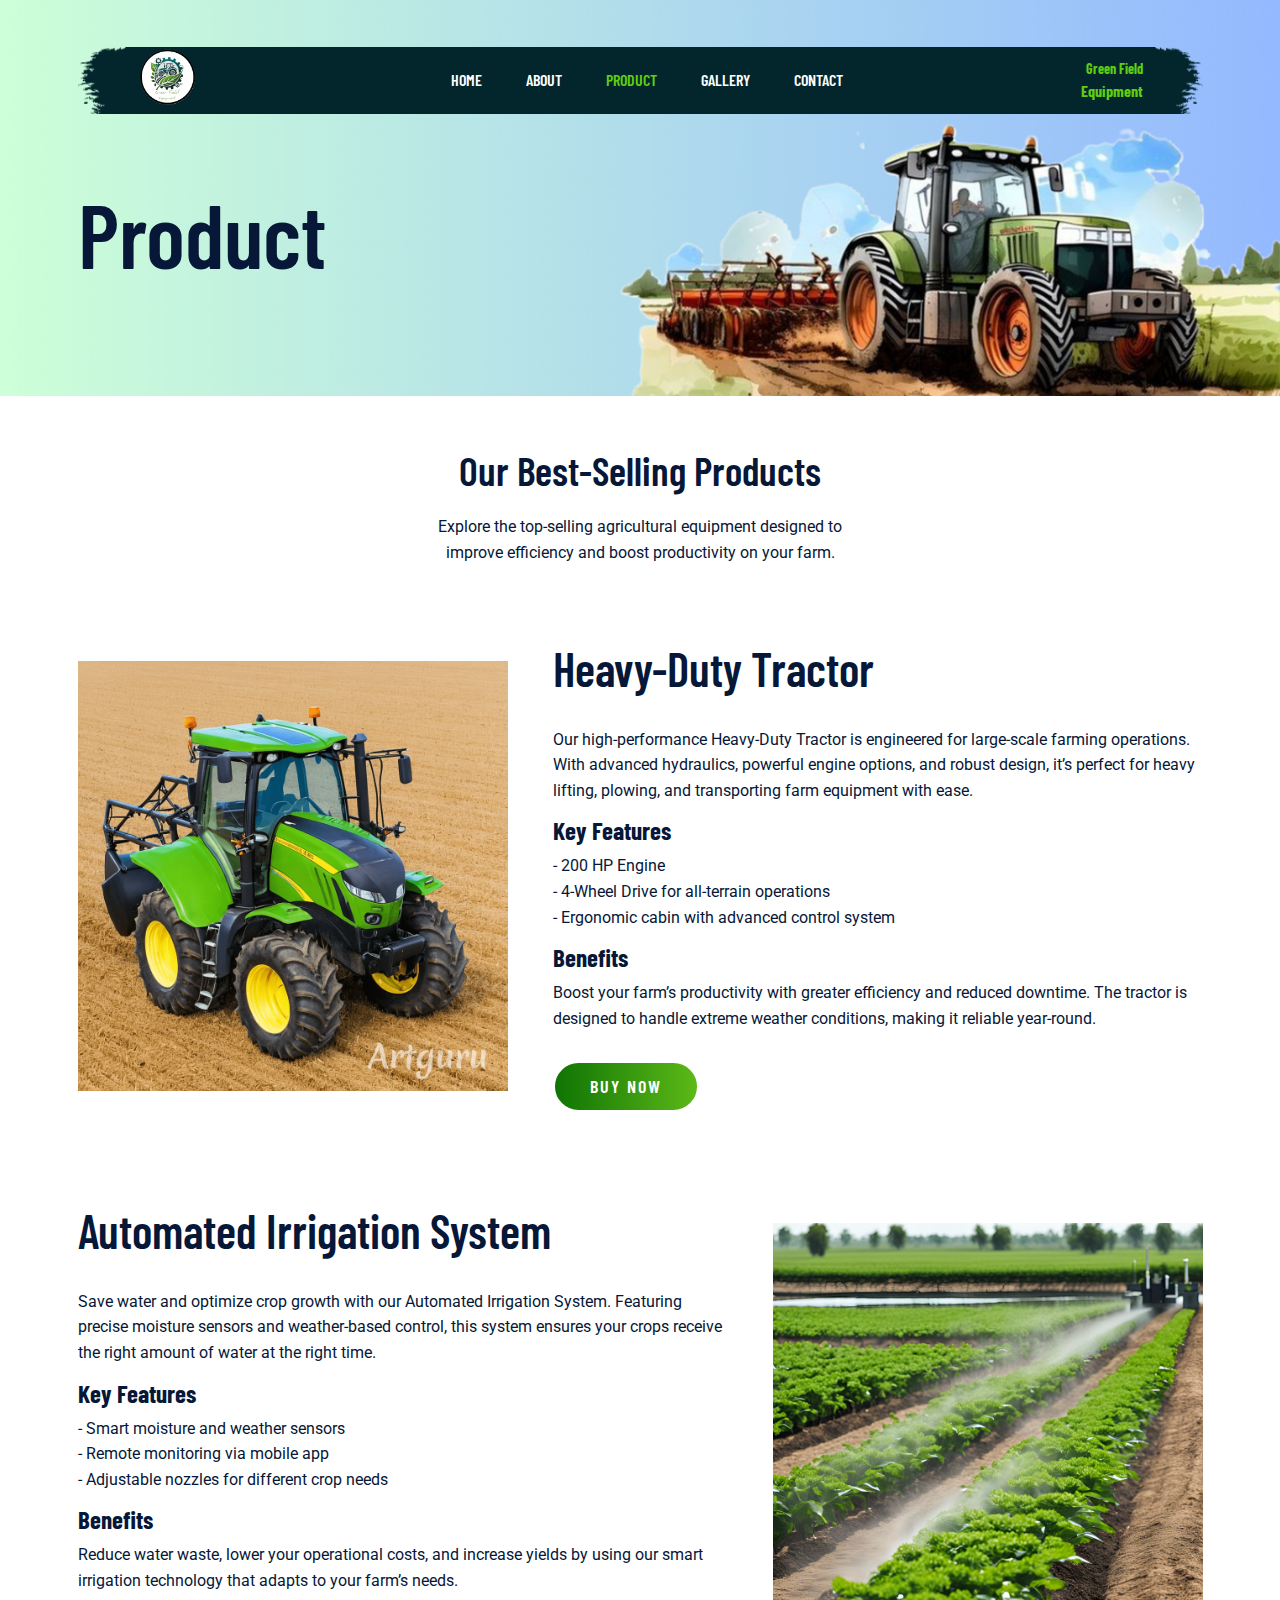
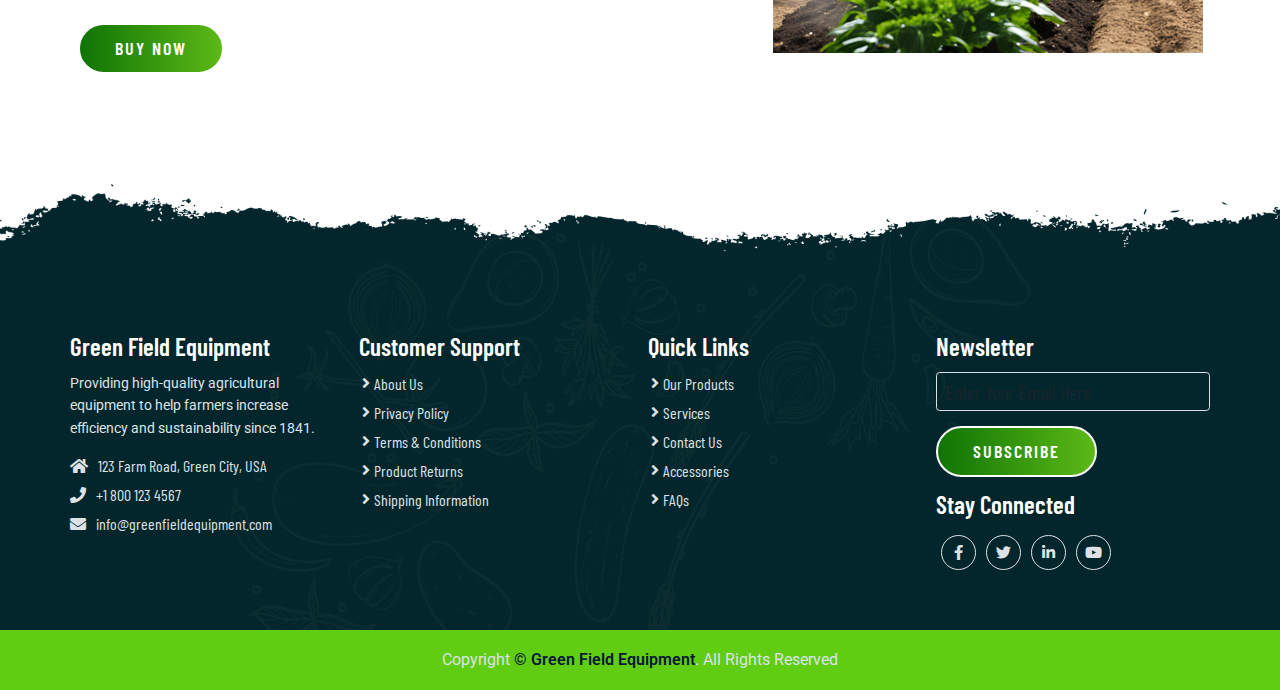
<file: Product.html>
<!--Product Page Design-->
<!DOCTYPE html>
<html lang="en">

<head>
    <meta charset="UTF-8">
    <meta http-equiv="X-UA-Compatible" content="IE=edge">
    <meta name="viewport" content="width=device-width, initial-scale=1.0">
    <title>Green Field Equipment</title>
    <link rel="icon" href="./images/logo1.png" type="image/png" />

    <!-- Bootstrap 5 CDN -->
    <link href="https://cdn.jsdelivr.net/npm/bootstrap@5.1.3/dist/css/bootstrap.min.css" rel="stylesheet">

    <!-- Font Awesome 5 CDN -->
    <link rel="stylesheet" href="https://cdnjs.cloudflare.com/ajax/libs/font-awesome/5.15.4/css/all.min.css" />

    <!-- Style CSS -->
    <link rel="stylesheet" href="css/style.css">
    
</head>

<body class="product">
    <!-- Navbar Section -->
    <header id="full_nav">
        <div class="header">
            <div class="container">
                <nav class="navbar navbar-expand-lg">
                    <a class="navbar-brand" href="index.html">
                        <img decoding="async" src="./images/logo1.png" alt="">
                    </a>
                    <button class="navbar-toggler" type="button" data-bs-toggle="collapse" data-bs-target="#main-nav"
                        aria-controls="main-nav" aria-expanded="false" aria-label="Toggle navigation">
                        <!-- <span class="navbar-toggler-icon"></span> -->
                        <i class="fas fa-stream navbar-toggler-icon"></i>
                    </button>

                    <div class="collapse navbar-collapse" id="main-nav">
                        <ul class="navbar-nav mx-auto">
                            <li class="nav-item">
                                <a class="nav-link " href="index.html">Home</a>
                            </li>

                            <li class="nav-item">
                                <a class="nav-link" href="about.html">About</a>
                            </li>

                            <li class="nav-item">
                                <a class="nav-link active" href="#">Product</a>
                            </li>

                            <li class="nav-item">
                                <a class="nav-link" href="gallery.html">Gallery</a>
                            </li>
                            <li class="nav-item">
                                <a class="nav-link" href="contact.html">Contact</a>
                            </li>
                        </ul>

                        <div class="header_right">
                            <div class="text-lg-end">
                                <span>Green Field</span>
                                <span class="phone_no">Equipment</span>
                            </div>
                        </div>
                    </div>
                </nav>
            </div>
        </div>
    </header>
    <!-- Navbar Section end -->

    <!-- banner Section start -->
    <section class="banner_section">
        <div class="container">
            <div class="banner-content">
                <h1>Product</h1>
            </div>
        </div>
    </section>
    <!-- banner section exit -->

   <!--Product Section Start -->
<section class="product_section">
    <div class="container">
        <div class="row justify-content-center">
            <div class="col-12 text-center pb-5">
                <h2 class="section-title">Our Best-Selling Products</h2>
                <p class="section-subtitle">Explore the top-selling agricultural equipment designed to improve efficiency and boost productivity on your farm.</p>
            </div>
        </div>
        
        <!-- Product 1: Tractor -->
        <div class="row align-items-center py-5">
            <div class="col-xl-5 col-lg-6 col-12 mb-5">
                <div class="card border-0 me-lg-5">
                    <img decoding="async" src="./images/products/tractor.png" alt="Heavy Duty Tractor" class="img-fluid">
                </div>
            </div>
            <div class="col-xl-7 col-lg-6 col-12 mb-5">
                <div class="product-content">
                    <h2>Heavy-Duty Tractor</h2>
                    <div class="product-details">
                        <p>Our high-performance Heavy-Duty Tractor is engineered for large-scale farming operations. With advanced hydraulics, powerful engine options, and robust design, it’s perfect for heavy lifting, plowing, and transporting farm equipment with ease.</p>
                        <h4>Key Features</h4>
                        <p>- 200 HP Engine<br>
                           - 4-Wheel Drive for all-terrain operations<br>
                           - Ergonomic cabin with advanced control system</p>
                        <h4>Benefits</h4>
                        <p>Boost your farm’s productivity with greater efficiency and reduced downtime. The tractor is designed to handle extreme weather conditions, making it reliable year-round.</p>
                        <a href="product.html" class="btn main-btn">Buy Now</a>
                    </div>
                </div>
            </div>
        </div>
        
        <!-- Product 2: Irrigation System -->
        <div class="row align-items-center py-5">
            <div class="col-xl-7 col-lg-6 col-12 mb-5 order-2 order-lg-1">
                <div class="product-content">
                    <h2>Automated Irrigation System</h2>
                    <div class="product-details">
                        <p>Save water and optimize crop growth with our Automated Irrigation System. Featuring precise moisture sensors and weather-based control, this system ensures your crops receive the right amount of water at the right time.</p>
                        <h4>Key Features</h4>
                        <p>- Smart moisture and weather sensors<br>
                           - Remote monitoring via mobile app<br>
                           - Adjustable nozzles for different crop needs</p>
                        <h4>Benefits</h4>
                        <p>Reduce water waste, lower your operational costs, and increase yields by using our smart irrigation technology that adapts to your farm’s needs.</p>
                        <a href="product.html" class="btn main-btn">Buy Now</a>
                    </div>
                </div>
            </div>
            <div class="col-xl-5 col-lg-6 col-12 mb-5 order-1 order-lg-2">
                <div class="card border-0 ms-lg-5">
                    <img decoding="async" src="./images/products/irrigation-system.jpg" alt="Irrigation System" class="img-fluid">
                </div>
            </div>
        </div>

    </div>
</section>
<!--Product Section Exit -->

     <!-- Footer section Start-->
<section class="footer_wrapper mt-3 mt-md-0">
    <div class="container px-5 px-lg-0">
        <div class="row">
            <div class="col-lg-3 col-sm-6 mb-5 mb-lg-0">
                <h5>Green Field Equipment</h5>
                <p class="mb-4 ps-0 company_details">Providing high-quality agricultural equipment to help farmers increase efficiency and sustainability since 1841.</p>
                <div class="contact-info">
                    <ul class="list-unstyled">
                        <li><a href="#"><i class="fa fa-home me-3"></i>123 Farm Road, Green City, USA</a></li>
                        <li><a href="#"><i class="fa fa-phone me-3"></i>+1 800 123 4567</a></li>
                        <li><a href="#"><i class="fa fa-envelope me-3"></i>info@greenfieldequipment.com</a></li>
                    </ul>
                </div>
            </div>
            <div class="col-lg-3 col-sm-6 mb-5 mb-lg-0">
                <h5>Customer Support</h5>
                <ul class="link-widget p-0">
                    <li><a href="#">About Us</a></li>
                    <li><a href="#">Privacy Policy</a></li>
                    <li><a href="#">Terms & Conditions</a></li>
                    <li><a href="#">Product Returns</a></li>
                    <li><a href="#">Shipping Information</a></li>
                </ul>
            </div>
            <div class="col-lg-3 col-sm-6 mb-5 mb-lg-0">
                <h5>Quick Links</h5>
                <ul class="link-widget p-0">
                    <li><a href="#">Our Products</a></li>
                    <li><a href="#">Services</a></li>
                    <li><a href="#">Contact Us</a></li>
                    <li><a href="#">Accessories</a></li>
                    <li><a href="#">FAQs</a></li>
                </ul>
            </div>
            <div class="col-lg-3 col-sm-6 mb-5 mb-lg-0">
                <h5>Newsletter</h5>
                <div class="form-group mb-4">
                    <input type="email" class="form-control bg-transparent" placeholder="Enter Your Email Here">
                    <button type="submit" class="btn main-btn">Subscribe</button>
                </div>
                <h5>Stay Connected</h5>
                <ul class="social-network d-flex align-items-center p-0">
                    <li><a href="#"><i class="fab fa-facebook-f"></i></a></li>
                    <li><a href="#"><i class="fab fa-twitter"></i></a></li>
                    <li><a href="#"><i class="fab fa-linkedin-in"></i></a></li>
                    <li><a href="#"><i class="fab fa-youtube"></i></a></li>
                </ul>
            </div>
        </div>
    </div>
    <div class="container-fluid copyright-section">
        <p>Copyright <a href="#">© Green Field Equipment</a>. All Rights Reserved</p>
    </div>
</section>
<!-- Footer Section Exit  -->

    <!-- Bootstrap 5 CDN -->
    <script src="https://cdn.jsdelivr.net/npm/@popperjs/core@2.10.2/dist/umd/popper.min.js"></script>
    <script src="https://cdn.jsdelivr.net/npm/bootstrap@5.1.3/dist/js/bootstrap.min.js"></script>

    <!-- Custom JS -->
    <script src="js/main.js"></script>
</body>

</html>
</file>
<file: css/style.css>
/* General CSS */
           @import url('https://fonts.googleapis.com/css2?family=Barlow+Condensed:wght@200;300;400;500;600;700;800;900&display=swap');
           @import url('https://fonts.googleapis.com/css2?family=Roboto:wght@300;400;500;700;900&display=swap');
           
           *,
           *::before,
           *::after {
               -webkit-box-sizing: border-box;
               -moz-box-sizing: border-box;
               box-sizing: border-box;
               margin: 0;
               padding: 0;
               text-decoration: none;
               outline: none;
           }
           
           :root {
           
               /* Background Color */
               --bg-white:#fff;
           
               /* Text Colors */
               --primary-text: #061738;
               --secondary-color: #60cd12;
               --light-color: #e2f6de;
               --dark-color: #03262c;
               --text-white: #fff;
               --text-gray: #dee2e6;
               --anchor-color: #007aff;
           
               /* Font Family */
               --primary-font: 'Barlow Condensed', sans-serif;
               --secondary-font: 'Roboto', sans-serif;
           }
           
           body,
           html {
               color: var(--primary-text);
               font-size: 10px;
               font-weight: 400;
               font-family: var(--primary-font);
               scroll-behavior: smooth;
               line-height: 1.5;
           }
           
           h1,
           h2,
           h3,
           h4,
           h5,
           h6,
           p {
               margin: 0;
           }
           
           h1 {
               font-size: 9rem;
               line-height: 1.4;
               font-weight: 600;
               color: var(--primary-text);
           }
           
           h2 {
               color: var(--primary-text);
               font-size: 4.7rem;
               font-weight: 600;
               display: inline-block;
               text-transform: capitalize;
               line-height: 1.2;
               margin-bottom: 2rem;
           }
           
           h3 {
               color: var(--text-white);
               font-size: 3.1rem;
               line-height: 1.2;
               font-weight: 700;
           }
           
           h4 {
               font-size: 2.5rem;
               font-weight: 700;
               line-height: 1;
               color: var(--primary-text);
           }
           
           h5 {
               font-size: 1.8rem;
               font-weight: 600;
               line-height: 1;
               color: var(--primary-text);
           }
           
           p {
               font-size: 1.6rem;
               line-height: 1.6;
               margin-top: 1rem;
               color: var(--primary-text);
               font-family: var(--secondary-font);
           }
           
           embed,
           iframe,
           img,
           object {
               max-width: 100%;
           }
           
           ul {
               margin: 0;
               padding: 0;
               list-style: none;
           }
           
           a,
           a:active,
           a:focus,
           a:hover,
           button {
               text-decoration: none;
               outline: 0;
           }
           
           li a {
               color: var(--text-white);
           }
           
           a:hover,
           button:hover {
               -webkit-transition: all 0.3s ease-in;
               -o-transition: all 0.3s ease-in;
               -moz-transition: all 0.3s ease-in;
               transition: all 0.3s ease-in;
           }
           
           ::-webkit-scrollbar {
               width: 10px;
           } 
           ::-webkit-scrollbar-track {
               background:var(--white); 
           } 
           ::-webkit-scrollbar-thumb {
               background: var(--secondary-color); 
           }  
           
           .main-btn {
               position: relative;
               color: var(--bg-white);
               background: linear-gradient(to right, #0f7404, #5cb917);
               z-index: 1;
               overflow: hidden;
               border: 0.2rem solid var(--bg-white);
               border-radius: 3.5rem;
               text-transform: uppercase;
               padding: 1rem 3.5rem;
               font-weight: 600;
               font-size: 1.8rem;
               margin-top: 1.5rem;
               letter-spacing: 0.2rem;
           }
           
           .main-btn:hover {
               background: var(--bg-white);
               color: var(--secondary-color);
               border: 0.2rem solid var(--secondary-color);
           }
           
           section {
               padding: 5rem 0;
           }
           
           .section-title {
               font-size: 4rem;
               font-weight: 600;
               color: var(--primary-text);
               text-transform: capitalize;
               margin-bottom: 2rem;
           }
           
           .section-subtitle {
               font-size: 1.6rem;
               font-weight: 400;
               color: var(--primary-text);
               font-family: var(--secondary-font);
               max-width: 40%;
               margin: auto;
               margin-bottom: 1.5rem;
           }
           
           .about .banner_section,
           .product .banner_section,
           .gallery .banner_section,
           .contact .banner_section,
           .distributors .banner_section {
               background: url('../images/banner-slide/top-banner.png');
               background-repeat: no-repeat;
               background-position: center;
               background-size: cover;
               padding-top: 17rem;
               padding-bottom: 10rem;
               min-height: auto;
           }
           
           .contact .contact-form,
           .distributors .contact-form {
               background-color: var(--light-color);
               padding: 5rem;
               box-shadow: 0 0.2rem 1.5rem rgb(0 0 0 / 4%);
           }
           
           .contact .contact-form .form-control:focus,
           .distributors .contact-form .form-control:focus {
               outline: none;
               box-shadow: none;
           }
           
           .contact .contact-form .form-control::placeholder,
           .distributors .contact-form .form-control::placeholder {
               color: var(--primary-text);
           }
           
           .contact .contact-form .form-control,
           .distributors .contact-form .form-control {
               padding: 1rem 1.5rem;
               border-radius: 0.rem;
               border: 0.1rem solid var(--secondary-color);
               color: var(--primary-text);
               font-size: 1.5rem;
               font-weight: 400;
               font-family: var(--secondary-font);
           }
           
           /* 01 navbar css */
           
           .header {
               position: absolute;
               width: 100%;
               top: 2rem;
               left: 0;
               z-index: 2;
           }
           
           .header .navbar {
               background: url('../images/header-bg.png');
               background-repeat: no-repeat;
               background-position: center;
               background-size: contain;
               padding: 2rem 5rem;
           }
           
           .navbar-brand {
               width: 7.5rem;
               margin-top: -0.1rem;
           }
           
           .header .navbar-nav .nav-link {
               color: var(--text-white);
               text-transform: uppercase;
               font-size: 1.6rem;
               font-weight: 600;
               padding: 0.5rem 2rem;
               margin: 0 0.2rem;
               font-family: var(--primary-font);
           }
           
           .header .navbar-nav .nav-link:hover,
           .header .navbar-nav .nav-link.active {
               color: var(--secondary-color);
           }
           
           .header .navbar-toggler {
               color: var(--text-white);
               font-size: 2rem;
               height: 2.7rem;
               padding: 0;
           }
           
           .header .navbar-toggler:focus {
               outline: none;
               box-shadow: none;
           }
           
           .header .header-right ul img {
               width: 2rem;
           }
           
           .header .header_right span {
               color: var(--secondary-color);
               display: block;
               font-weight: 700;
               font-size: 1.4rem;
               margin-right: 1rem;
           }
           
           .header .header_right .phone_no {
               color: var(--secondary-color);
               font-size: 1.6rem;
           }
           
           .header .header_right a {
               height: 3.5rem;
               width: 3.5rem;
               text-align: center;
               background-color: #13424a;
               border-radius: 50%;
               margin-left: 1rem;
               display: flex;
               align-items: center;
               justify-content: center;
           }
           
           .header-scrolled {
               position: fixed;
               top: -0.4rem;
               left: 0;
               right: 0;
               width: 100%;
               max-width: 1320px;
               margin: auto;
               z-index: 999;
               /* box-shadow: .5084rem 1.1419rem 2.5rem 0 rgb(0 0 0 / 8%); */
               transition: 0.3s ease-in-out;
           }
           
           /* 02 Banner Section */
           
           .banner_section {
               background: url('../images/banner-slide/Home.png');
               background-repeat: no-repeat;
               background-size: cover;
               background-position: center;
               min-height: 90vh;
           }
           
           .banner_section .carousel-item {
               padding: 3rem 0;
               height: 90vh;
           }
           
           .banner_section .carousel-caption {
               top: 30%;
               bottom: 0;
               left: 3%;
               right: 0;
               text-align: left;
               width: 100%;
           }
           
           .banner_section .carousel-caption h3 {
               padding: 0.5rem 1.5rem;
               background-color: var(--dark-color);
               display: inline;
           }
           
           .banner_section .carousel-caption p {
               max-width: 40rem;
               margin-bottom: 2rem;
           }
           
           /* Features CSS */
           
           .feature_section .features-box {
               background-color: transparent;
               border: 0.15rem solid var(--light-color);
               padding: 8rem 0;
               transition: all 0.3s;
           }
           
           .feature_section .features-box .features-icon-border {
               background-color: transparent;
               border-radius: 50%;
               border: 0.2rem solid var(--light-color);
               padding: 1.3rem;
               display: inline-block;
           }
           
           .feature_section .features-box .features-icon {
               height: 6.5rem;
               width: 6.5rem;
               background-color: var(--light-color);
               margin: auto;
               border-radius: 50%;
               display: flex;
               align-items: center;
               justify-content: center;
           }
           
           .feature_section .features-box .features-icon img {
               width: 3.7rem;
           }
           
           .feature_section .features-box h3 {
               margin-top: 1.5rem;
               color: var(--primary-text);
           }
           
           .feature_section .features-box:hover {
               background-color: #03262c;
               border-color: #03262c;
           }
           
           .feature_section .features-box:hover h3 {
               color: #fff;
           }
           .feature_section .features-box:hover p {
            color: #fff;
        }
           
           .feature_section .features-box:hover .features-icon-border {
               border-color: #36970e;
           }
           
           
           /* About Section */
           
           /* About Section */
/* About Section */
.landing_about_section {
    display: flex;
    justify-content: center; /* تغيير المحاذاة إلى المركز */
    align-items: center; /* مركز العناصر عموديًا */
    padding: 5rem 2rem; /* الاحتفاظ بالمسافات العامة */
    margin: 0 6rem;
    
    
}

.landing_about_section .content {
    flex: 1;
    padding-left: 2rem; /* تقليل المسافة بين المحتوى والصورة */
}

.landing_about_section .content h2 {
    font-size: 2.5rem;
    margin-bottom: 0.5rem; /* تقليل المسافة السفلية للعنوان */
}

.landing_about_section .content p {
    margin-bottom: 1rem; /* تقليل المسافة بين الفقرات */
    color: var(--primary-text);
}

.landing_about_section .image-container {
    flex: 0.8; /* التحكم في حجم حاوية الصورة */
    display: flex; /* لضمان محاذاة الصورة بشكل صحيح */
    justify-content: center; /* مركز الصورة */
    margin-top: -40px;

}

.landing_about_section .image-container img {
    max-width: 100%;
    height: auto;
    border: 3px solid #36970e; /* لون الإطار */
    padding: 5px; /* تقليل padding حول الصورة */
    border-radius: 5px;
    justify-content: center;
    
}
@media (max-width: 768px) {
    .landing_about_section .content h2 {
        font-size: 2rem; /* تقليل حجم الخط على الشاشات الصغيرة */
    }

    .landing_about_section .content p {
        font-size: 1rem; /* تقليل حجم الخط على الشاشات الصغيرة */
    }

    .landing_about_section .image-container img {
        width: 100%; /* جعل الصورة تأخذ العرض الكامل على الشاشات الصغيرة */
    }
}

           
           
           /* product card design */
           
           .landing_product_section .product-card {
               position: relative;
               overflow: hidden;
               cursor: pointer;
               border: transparent;
               border: 0.2rem solid var(--light-color);
               padding: 2rem 1rem;
               position: relative;
               transition: all 0.3s;
           }
           
           .landing_product_section .product-card .product-img {
               margin-bottom: 7rem;
               text-align: center;
           }
           
           .landing_product_section .product-card h3 {
               color: var(--primary-text);
           }
           
           .landing_product_section .product-card span {
               font-size: 1.8rem;
               font-weight: 600;
               text-transform: uppercase;
               color: var(--secondary-color);
               margin-right: 0.5rem;
               text-decoration: line-through;
               transition: all 0.3s;
           
           }
           
           .landing_product_section .product-detail {
               position: absolute;
               bottom: -22rem;
               right: 0;
               left: 0;
               text-align: center;
               padding: 5rem 1rem;
               background-color: var(--dark-color);
               transition: all 0.5s ease;
           }
           
           .landing_product_section .product-card:hover .product-detail {
               bottom: 0;
           }
           
           
           /* 4.5 Testimonial */
           .testimonial_section {
               background-color: var(--light-color);
               padding-bottom: 8rem;
           }
           
           .testimonial_section .carousel-indicators {
               bottom: -6rem;
           }
           
           .testimonial_section .carousel-indicators button {
               background-color: var(--dark-color);
               width: 1.2rem;
               height: 1.2rem;
               border-radius: 50%;
           
           }
           
           .testimonial_section .card {
               background: url('../images/testimonial/testimonial-bg.png');
               background-size: cover;
               background-repeat: no-repeat;
               background-position: center center;
               text-align: right;
               padding: 5rem 5rem 5rem 0;
               border-radius: 0 .5rem .5rem 0;
               border: 0.1rem solid transparent;
           }
           
           .testimonial_section .profile-box {
               padding: 1.875rem;
               background-color: var(--dark-color);
               border-radius: .5rem 0 0 .5rem;
           }
           
           .testimonial_section .profile-box img {
               border-radius: .625rem 3.125rem;
               width: 100%;
               height: 100%;
               object-fit: cover;
           }
           
           .testimonial_section .desc-box {
               padding-left: 2.5rem;
           }
           
           /* Gallery CSS */
           
           .gallery_section img {
               width: 100%;
               height: 100%;
               object-fit: cover;
           }
           
           /* Footer CSS */
           
           .footer_wrapper {
               background: url('../images/footer-bg/footer_bg.png');
               background-repeat: no-repeat;
               background-size: cover;
               background-position: top center;
               padding-top: 15rem;
               padding-bottom: 0rem;
           }
           
           .footer_wrapper h5 {
               color: var(--text-white);
               font-size: 2.5rem;
               margin-bottom: 1.25rem;
           }
           
           .footer_wrapper ul li {
               margin-bottom: .5rem;
               list-style: none;
           }
           
           .footer_wrapper .company_details {
               font-size: 1.4rem;
           }
           
           .footer_wrapper .contact-info li a {
               color: var(--text-gray);
               font-size: 1.6rem;
           }
           
           .footer_wrapper .link-widget li a,
           .footer_wrapper p {
               color: var(--text-gray);
               font-size: 1.6rem;
               padding-left: 1.5rem;
               position: relative;
               -webkit-transition: all 0.3s ease-out 0s;
               transition: all 0.3s ease-out 0s;
           }
           
           .footer_wrapper .link-widget li a::before {
               content: '\f105';
               font-family: "Font Awesome 5 Free";
               font-weight: 900;
               position: absolute;
               left: 0.3rem;
               top: 50%;
               -webkit-transform: translateY(-50%);
               transform: translateY(-50%);
           }
           
           .footer_wrapper .link-widget li a:hover {
               margin-left: .625rem;
               color: var(--secondary-color);
           }
           
           .footer_wrapper .social-network a {
               width: 3.5rem;
               height: 3.5rem;
               margin: .5rem;
               line-height: 3.2rem;
               font-size: 1.5rem;
               display: inline-block;
               border: .125rem solid var(--text-gray);
               color: var(--text-gray);
               text-align: center;
               border-radius: 100%;
               -webkit-transition: all 0.3s cubic-bezier(0.645, 0.045, 0.355, 1);
               transition: all 0.3s cubic-bezier(0.645, 0.045, 0.355, 1);
           }
           
           .footer_wrapper .social-network a:hover {
               background-color: var(--secondary-color);
               border-color: var(--secondary-color);
               color: var(--text-white);
               box-shadow: 0 .625rem .9375rem 0 rgb(0 0 0 / 10%);
               transform: translateY(-0.1875rem);
           }
           
           .footer_wrapper .form-control {
               font-size: 2rem;
               color: white;
           }
           
           .footer_wrapper .form-control:focus {
               outline: none;
               box-shadow: none;
               border-color: var(--secondary-color);
           }
           
           .footer_wrapper .copyright-section {
               background-color: var(--secondary-color);
               text-align: center;
               margin-top: 5rem;
           }
           
           .footer_wrapper .copyright-section p {
               margin-top: 0;
               padding: 3rem 0;
               line-height: 0;
           }
           
           .footer_wrapper .copyright-section a {
               color: var(--primary-text);
               font-weight: 600;
           }
           
           /* ===========================
           About Page CSS
           ============================== */
           
           .about .about-details p {
               color: var(--primary-text);
           }
           
           /* ===========================
           Contact Page CSS
           ============================== */
           .contact .contact-form textarea {
               min-height: 15rem;
           }
           
           .contact .content-box .info-box li {
               position: relative;
               padding-left: 7rem;
               padding-bottom: 3.5rem;
               margin-bottom: 2.9rem;
           }
           
           .contact .content-box .info-box li i {
               position: absolute;
               left: 0;
               top: 1.5rem;
               font-size: 4.5rem;
               line-height: 4.5rem;
               color: var(--primary-text);
           }
           
           .contact .content-box .info-box li p {
               color: var(--primary-text);
           }
           
           .contact .content-box .info-box li a {
               color: var(--dark-color);
               font-size: 2.5rem;
               font-weight: 400;
               margin-bottom: 0;
               font-family: var(--secondary-font);
           }
           
           
           /* ===========================
           Product Page CSS
           ============================== */
           
           .product .product-details p {
               margin-bottom: 1.5rem;
           
           
           }
           
           
           <!--Responsive CSS-->
           
           /* Media Query 1170px */
           @media (max-width:1170px) {
           
               /* General CSS */
               .section-subtitle {
                   max-width: 60%;
               }
           
               /* 01 Navbar CSS */
               .header .navbar {
                   background-size: cover;
                   padding: 2rem;
               }
           
               .header .navbar-nav {
                   margin-top: 2rem;
               }
           
               .header .navbar-nav .nav-link {
                   padding: 0.2rem 0.5rem;
                   margin-bottom: 1rem;
               }
           
               .header .header_right span {
                   padding: 0.2rem 0.5rem;
               }
           
               /* 02 Banner Section */
               .banner_section .carousel-item {
                   height: 90vh;
               }
           }
           
           /* Media Query 991px */
           @media (max-width:991px) {
           
               /* 01 Navbar CSS */
               .header .navbar {
                   background-size: cover;
                   padding: 1rem 2rem;
               }
           
               .header .navbar-nav {
                   margin-top: 2rem;
               }
           
               .header .navbar-nav .nav-link {
                   padding: 0.2rem 0.5rem;
                   margin-bottom: 1rem;
               }
           
               .header .header_right span {
                   padding: 0.2rem 0.5rem;
               }
           
           
               /* General CSS */
               .about .banner_section,
               .product .banner_section,
               .Gallery .banner_section,
               .contact .banner_section {
                   padding-top: 12.5rem;
                   padding-bottom: 3rem;
               }
           }
           
           /* Media Query 767px */
           @media (max-width:767px) {
           
               /* General CSS */
               body,
               html {
                   font-size: 8px;
               }
           
               .section-subtitle {
                   max-width: 80%;
               }
           
               /* 02 Banner Section */
               .banner_section {
                   min-height: 70vh;
               }
           
               .banner_section .carousel-item {
                   height: 70vh;
               }
           }
           
           /* Media Query 590px */
           @media (max-width:590px) {
           
               /* General CSS */
               body,
               html {
                   font-size: 7px;
               }
           }
</file>
